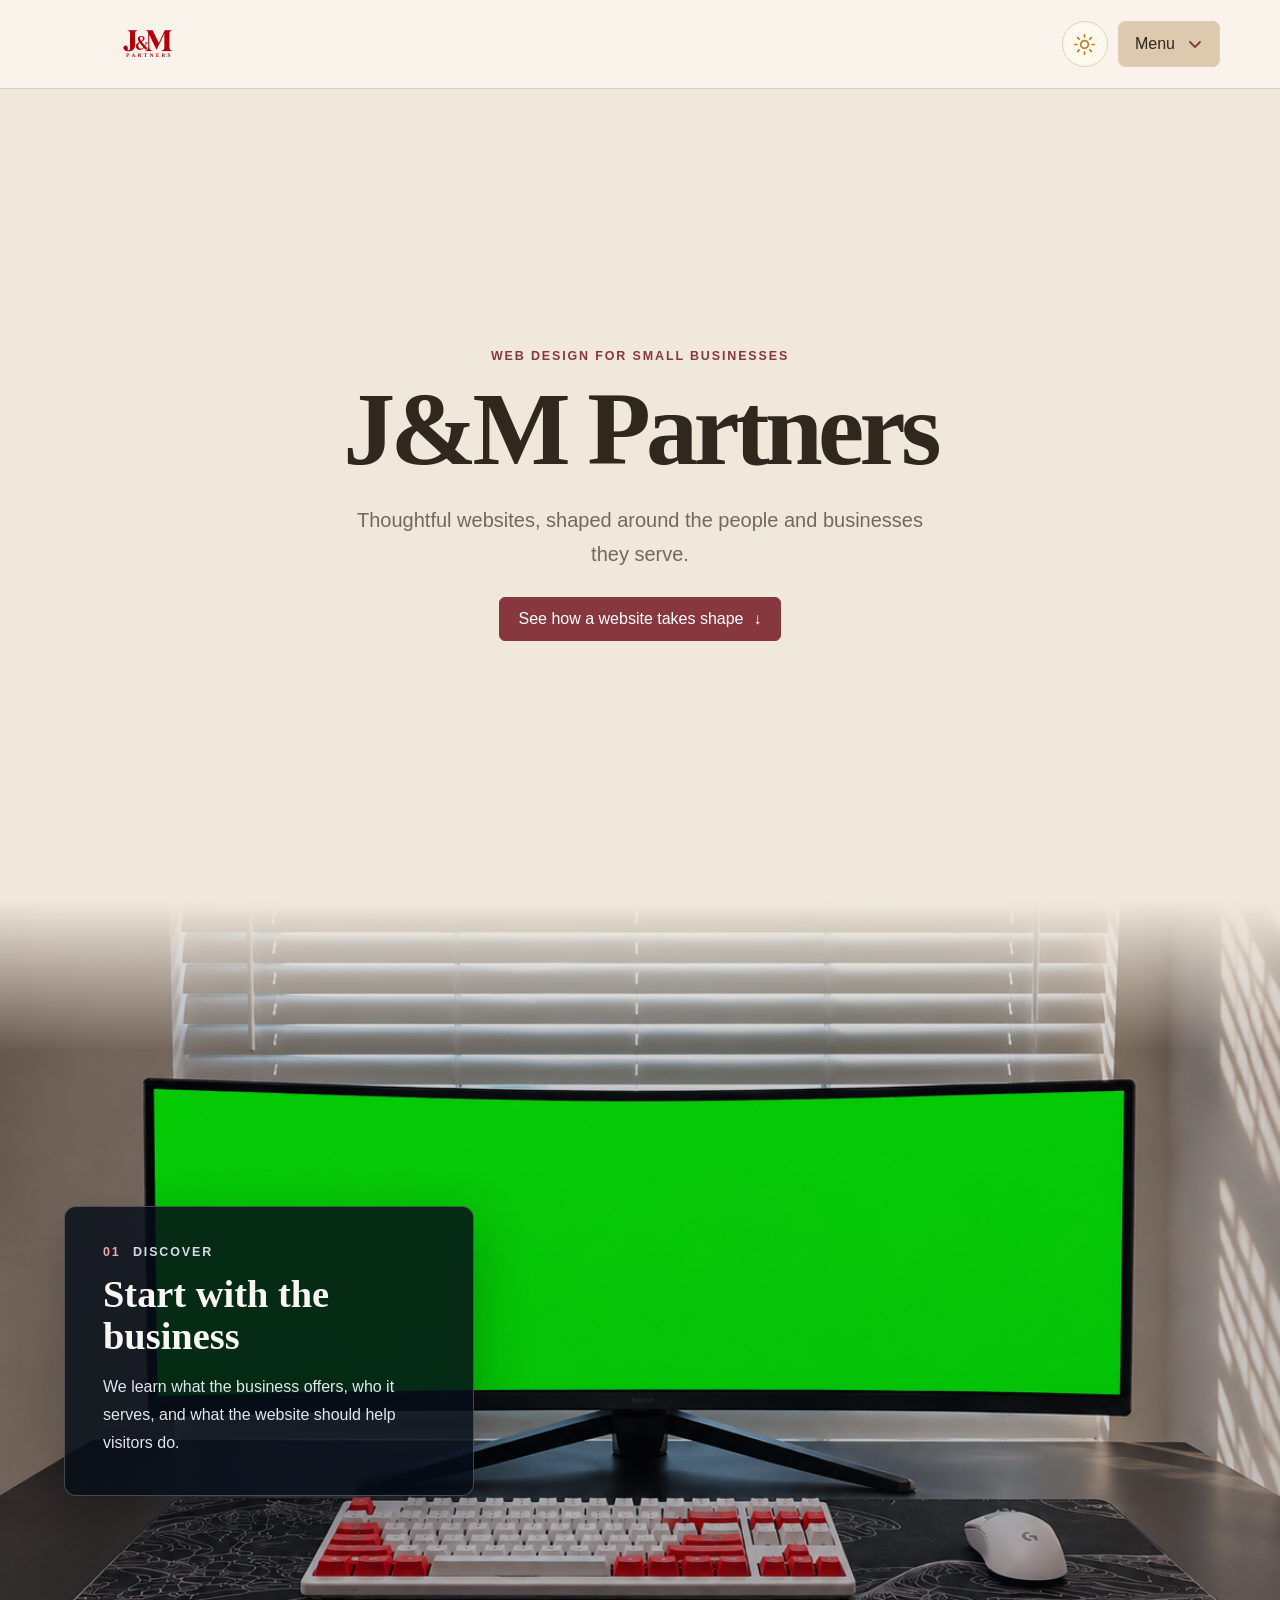
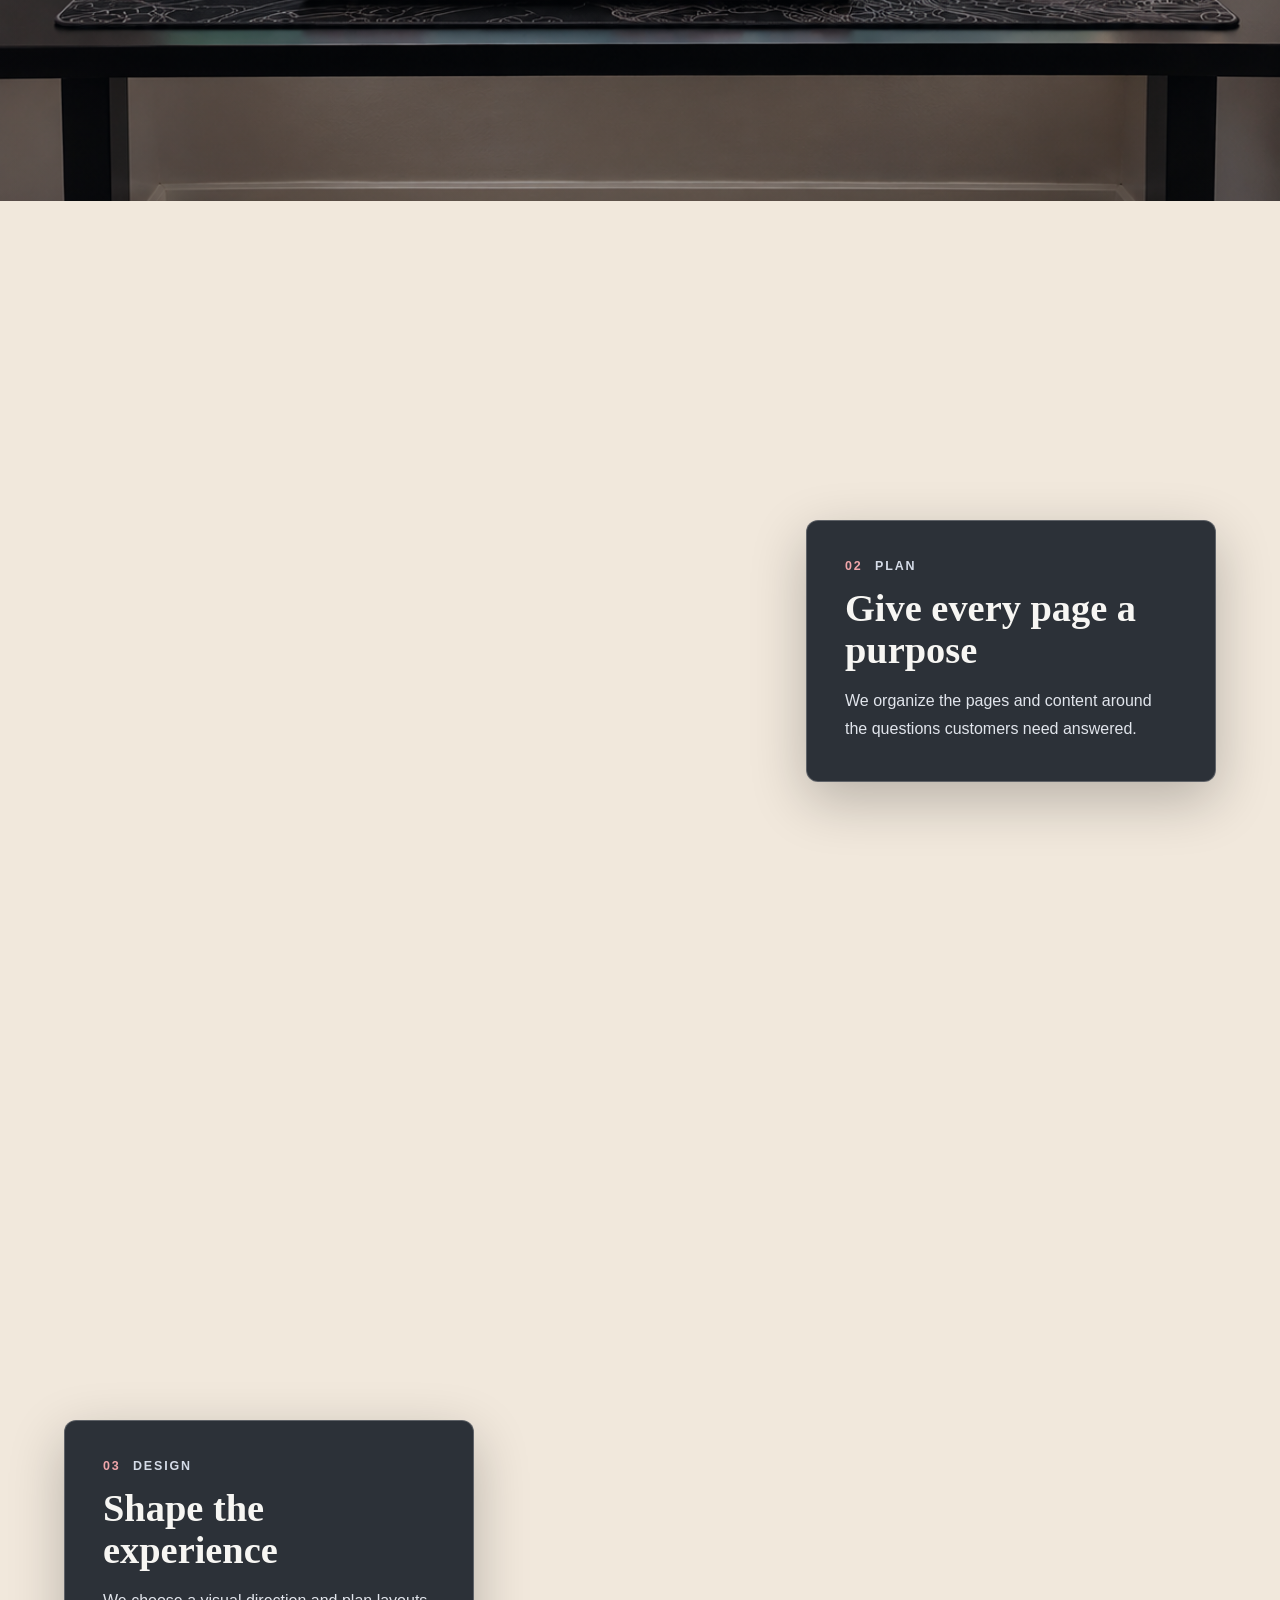
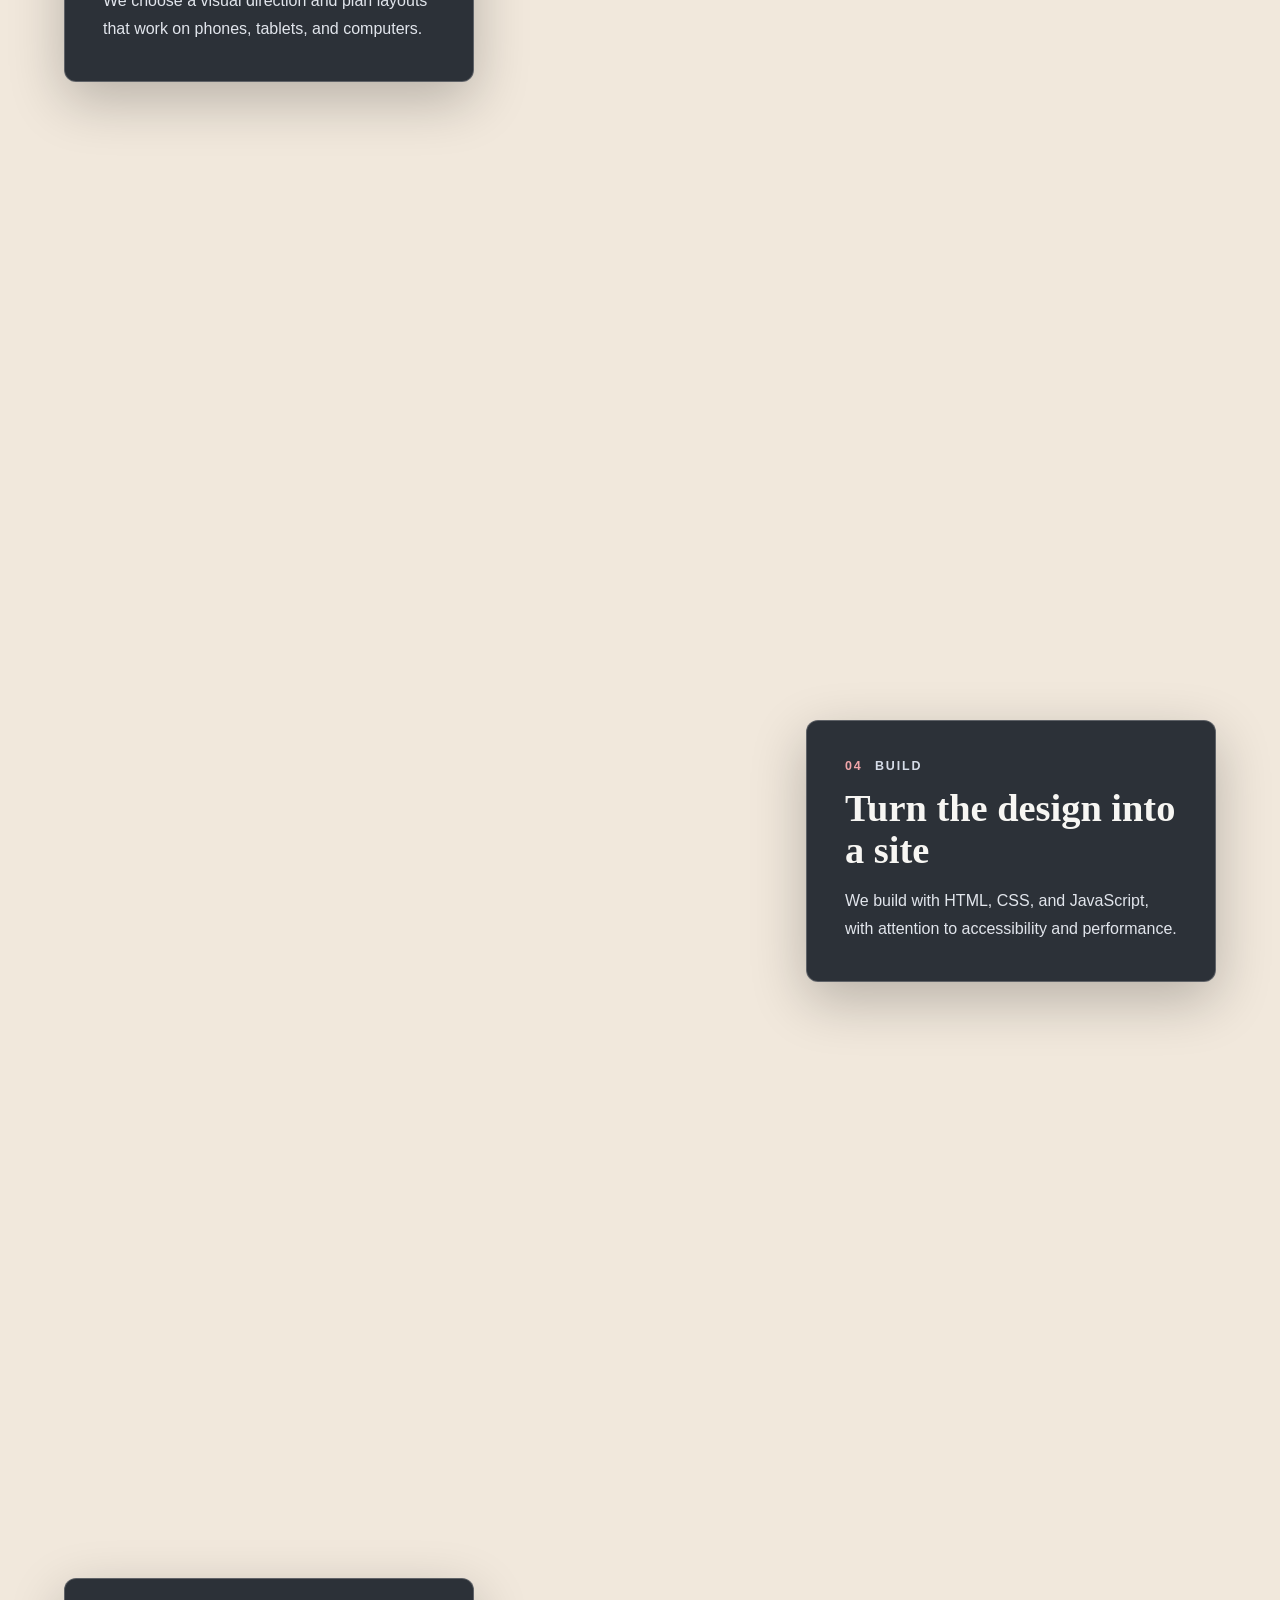
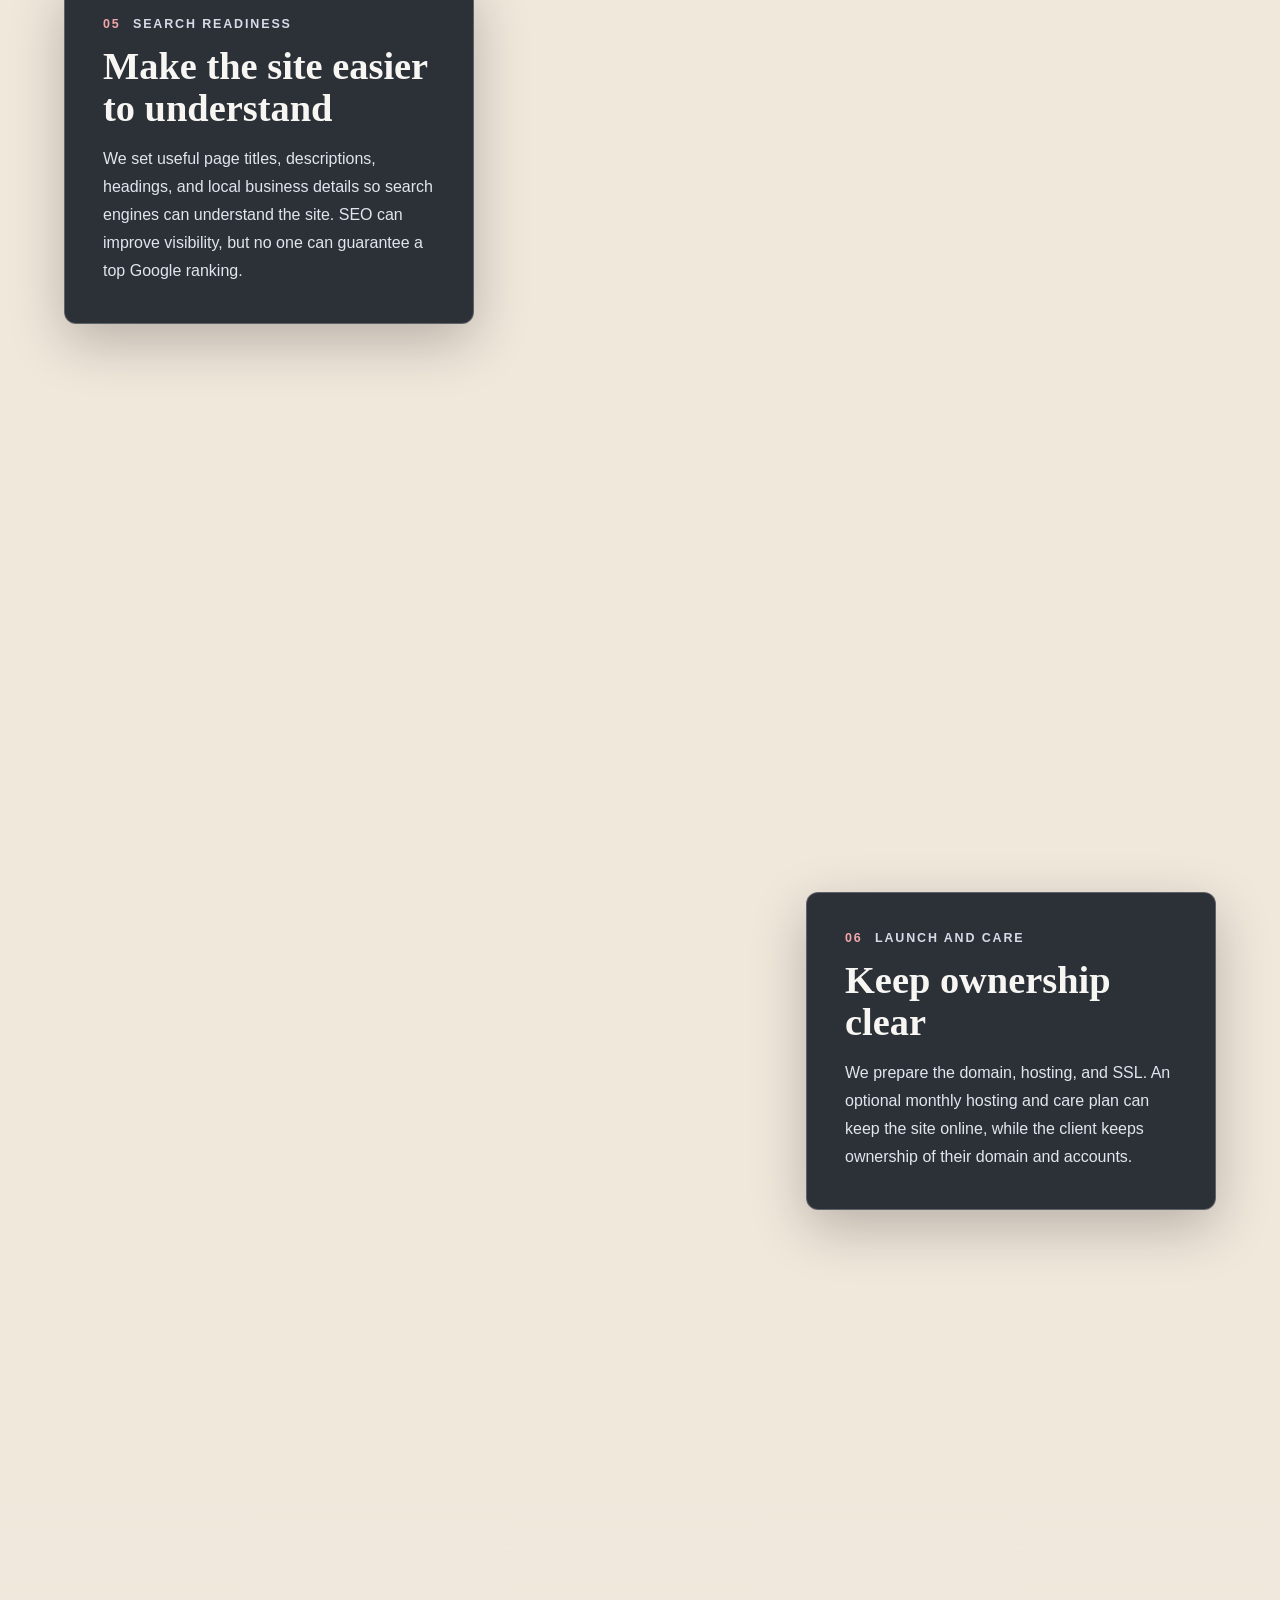
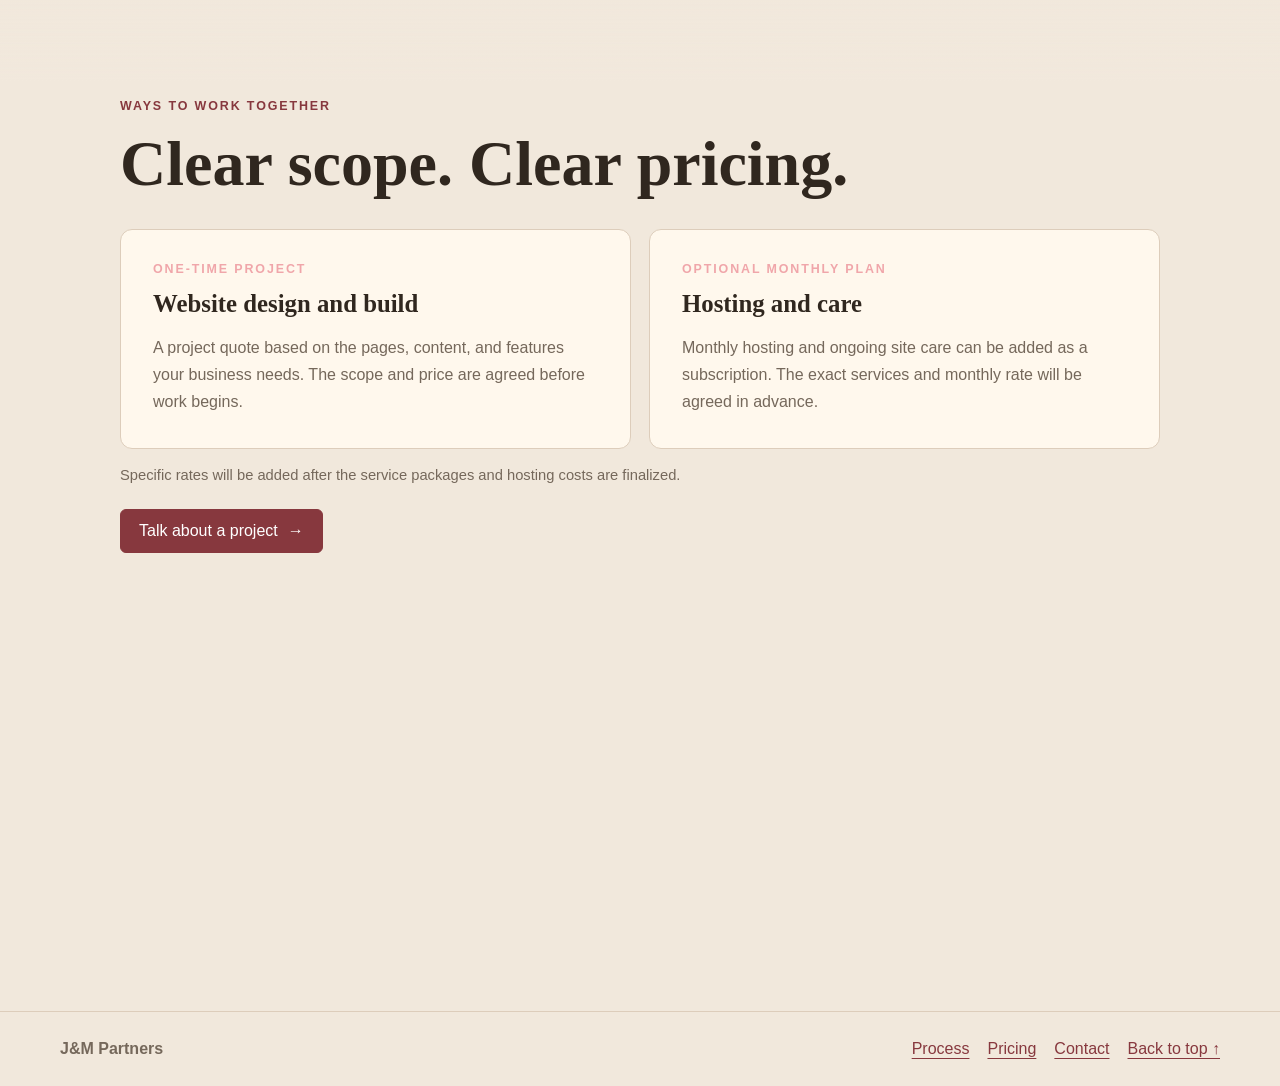
<file: Partners website/index.html>
<!DOCTYPE html>
<html lang="en" data-theme="light">
<head>
  <meta charset="UTF-8" />
  <meta name="viewport" content="width=device-width, initial-scale=1.0" />
  <meta name="description" content="J&M Partners plans and builds thoughtful websites for small businesses, with clear project and hosting options." />
  <meta name="theme-color" content="#f1e8dc" />
  <title>J&amp;M Partners | Small Business Websites</title>
  <link rel="icon" type="image/png" href="image/jm-partners-logo.png" />
  <link rel="stylesheet" href="css/styles.css" />
  <script src="js/main.js" defer></script>
</head>
<body>
  <header class="site-header">
    <a class="brand" href="#top" aria-label="J&M Partners home">
      <img src="image/jm-partners-logo.png" alt="J&M Partners" />
    </a>

    <div class="header-controls">
      <button class="theme-button" id="themeToggle" type="button" aria-label="Switch to dark mode" aria-pressed="false" title="Switch to dark mode">
        <svg class="theme-icon theme-icon--sun" viewBox="0 0 24 24" aria-hidden="true" focusable="false">
          <circle cx="12" cy="12" r="4"></circle>
          <path d="M12 2v2m0 16v2M4.93 4.93l1.42 1.42m11.3 11.3 1.42 1.42M2 12h2m16 0h2M4.93 19.07l1.42-1.42m11.3-11.3 1.42-1.42"></path>
        </svg>
        <svg class="theme-icon theme-icon--moon" viewBox="0 0 24 24" aria-hidden="true" focusable="false">
          <path d="M20.2 15.4A8.7 8.7 0 0 1 8.6 3.8 8.8 8.8 0 1 0 20.2 15.4Z"></path>
        </svg>
        <span class="visually-hidden">Switch color theme</span>
      </button>

      <details class="site-menu">
        <summary class="menu-trigger">
          <span>Menu</span>
          <svg class="menu-chevron" viewBox="0 0 16 16" aria-hidden="true" focusable="false"><path d="m3 6 5 5 5-5"></path></svg>
        </summary>
        <nav class="menu-panel" aria-label="Main menu">
          <a class="menu-link" href="#top">Home</a>
          <a class="menu-link" href="#process">Process</a>
          <a class="menu-link" href="#pricing">Pricing</a>
          <a class="menu-link" href="contact.html">Contact</a>
        </nav>
      </details>
    </div>
  </header>

  <main id="top">
    <section class="opening-panel" aria-labelledby="page-title">
      <div class="opening-copy">
        <p class="eyebrow">Web design for small businesses</p>
        <h1 id="page-title">J&amp;M Partners</h1>
        <p class="opening-lede">Thoughtful websites, shaped around the people and businesses they serve.</p>
        <a class="primary-link" href="#step-discover">See how a website takes shape <span aria-hidden="true">↓</span></a>
      </div>
    </section>

    <section class="desk-story" id="process" aria-label="Our website process">
      <div class="desk-stage" aria-hidden="true"></div>
      <div class="story-content">
        <article class="story-step story-step--left" id="step-discover">
          <div class="story-card">
            <p class="step-label">01 <span>Discover</span></p>
            <h2>Start with the business</h2>
            <p>We learn what the business offers, who it serves, and what the website should help visitors do.</p>
          </div>
        </article>

        <article class="story-step story-step--right">
          <div class="story-card">
            <p class="step-label">02 <span>Plan</span></p>
            <h2>Give every page a purpose</h2>
            <p>We organize the pages and content around the questions customers need answered.</p>
          </div>
        </article>

        <article class="story-step story-step--left">
          <div class="story-card">
            <p class="step-label">03 <span>Design</span></p>
            <h2>Shape the experience</h2>
            <p>We choose a visual direction and plan layouts that work on phones, tablets, and computers.</p>
          </div>
        </article>

        <article class="story-step story-step--right">
          <div class="story-card">
            <p class="step-label">04 <span>Build</span></p>
            <h2>Turn the design into a site</h2>
            <p>We build with HTML, CSS, and JavaScript, with attention to accessibility and performance.</p>
          </div>
        </article>

        <article class="story-step story-step--left">
          <div class="story-card">
            <p class="step-label">05 <span>Search readiness</span></p>
            <h2>Make the site easier to understand</h2>
            <p>We set useful page titles, descriptions, headings, and local business details so search engines can understand the site. SEO can improve visibility, but no one can guarantee a top Google ranking.</p>
          </div>
        </article>

        <article class="story-step story-step--right">
          <div class="story-card">
            <p class="step-label">06 <span>Launch and care</span></p>
            <h2>Keep ownership clear</h2>
            <p>We prepare the domain, hosting, and SSL. An optional monthly hosting and care plan can keep the site online, while the client keeps ownership of their domain and accounts.</p>
          </div>
        </article>

        <section class="pricing-section" id="pricing" aria-labelledby="pricing-title">
          <div class="pricing-inner">
            <p class="eyebrow">Ways to work together</p>
            <h2 id="pricing-title">Clear scope. Clear pricing.</h2>
            <div class="pricing-grid">
              <article class="price-card">
                <p class="step-label">One-time project</p>
                <h3>Website design and build</h3>
                <p>A project quote based on the pages, content, and features your business needs. The scope and price are agreed before work begins.</p>
              </article>
              <article class="price-card">
                <p class="step-label">Optional monthly plan</p>
                <h3>Hosting and care</h3>
                <p>Monthly hosting and ongoing site care can be added as a subscription. The exact services and monthly rate will be agreed in advance.</p>
              </article>
            </div>
            <p class="pricing-note">Specific rates will be added after the service packages and hosting costs are finalized.</p>
            <a class="primary-link" href="contact.html">Talk about a project <span aria-hidden="true">→</span></a>
          
                </div> <!-- end of story-content -->

          
        </section>


        </section>
      </div>
    </section>
  </main>

  <footer class="site-footer">
    <p>J&amp;M Partners</p>
    <nav aria-label="Footer">
      <a href="#process">Process</a>
      <a href="#pricing">Pricing</a>
      <a href="contact.html">Contact</a>
      <a href="#top">Back to top ↑</a>
    </nav>
  </footer>
</body>
</html>
</file>
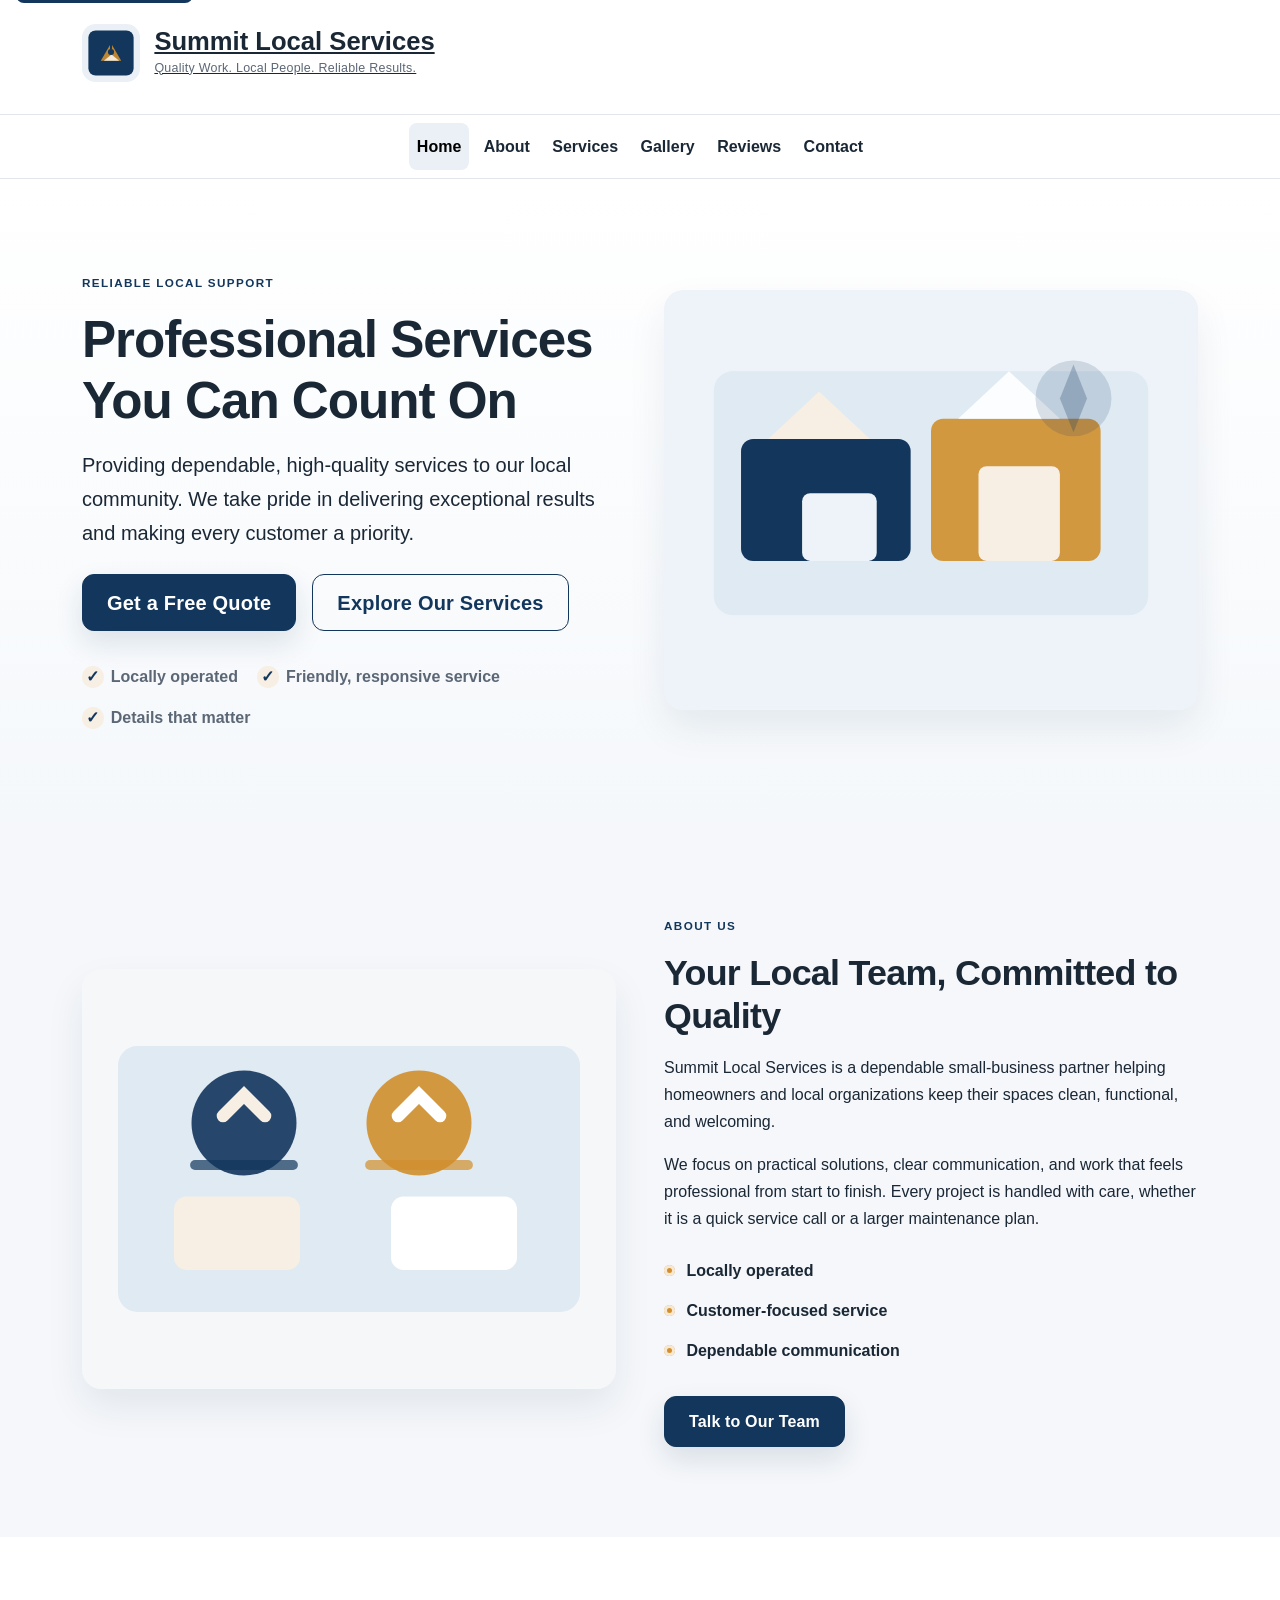
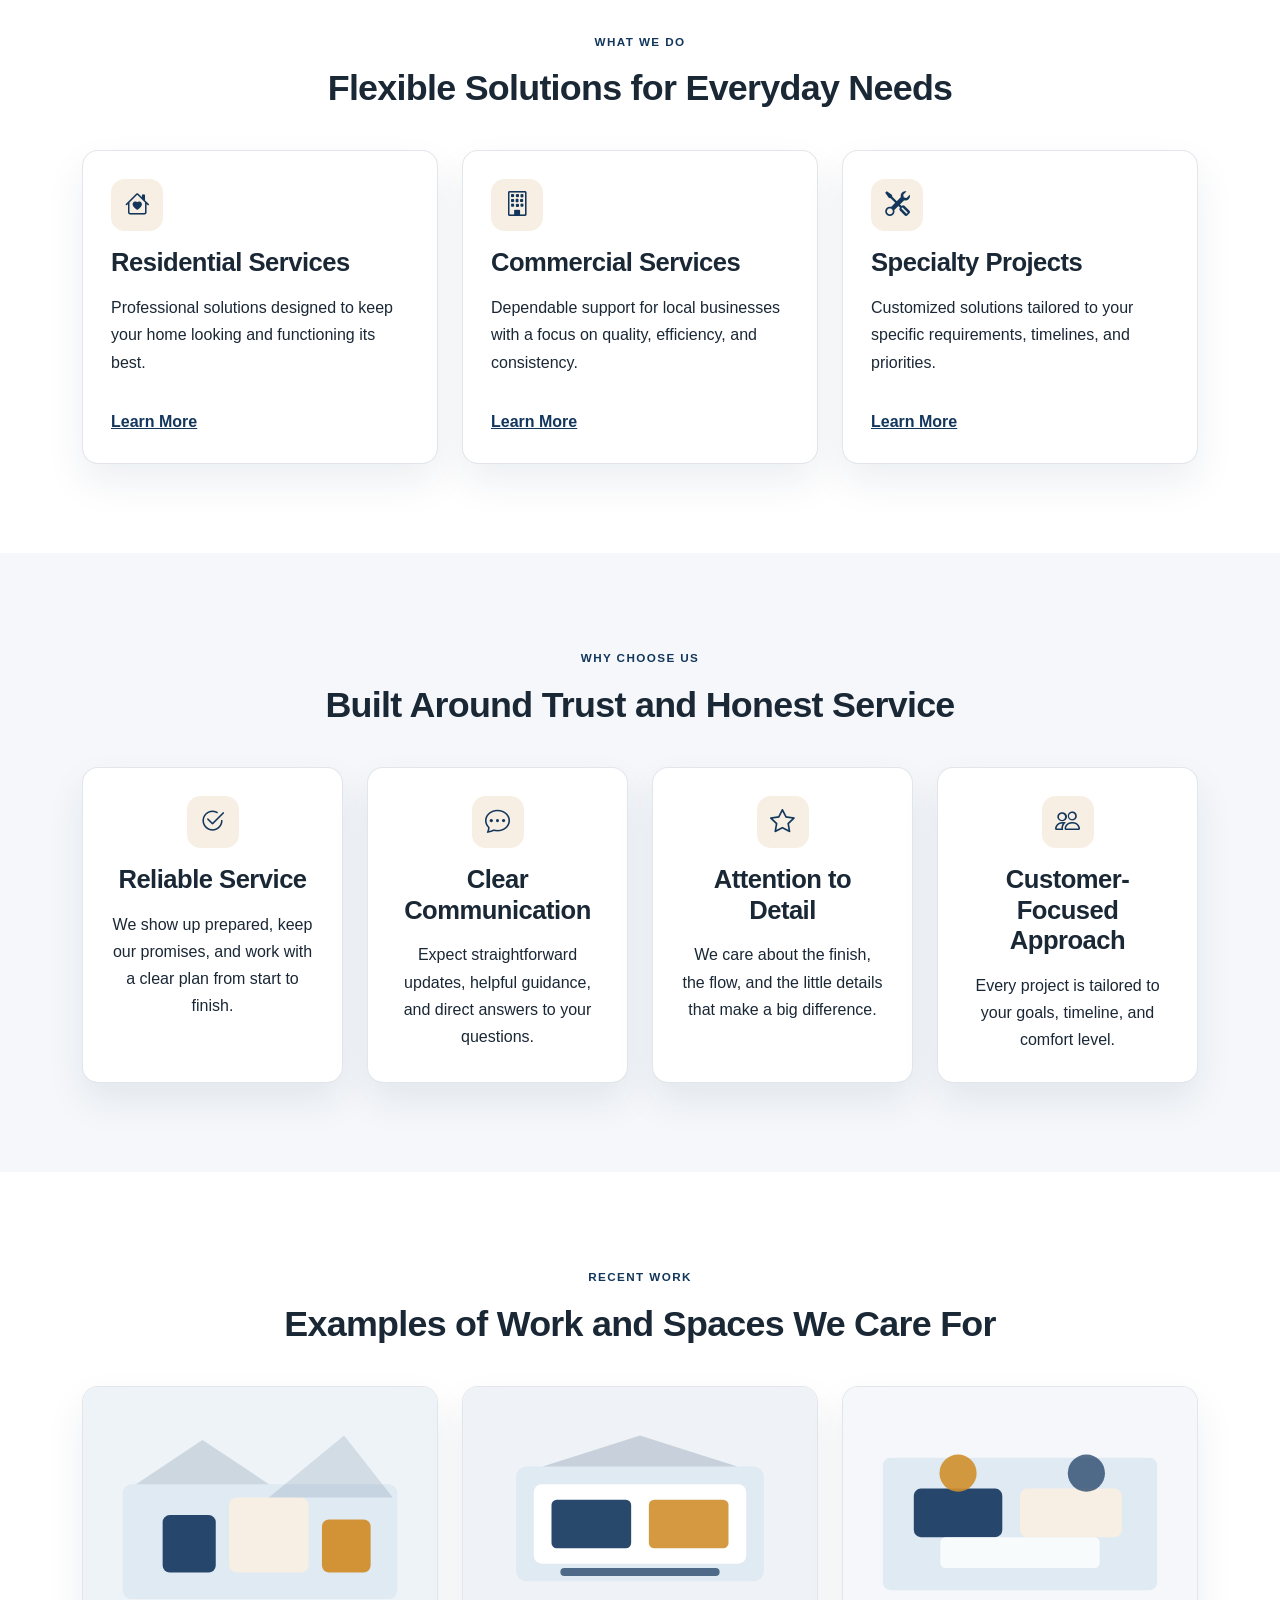
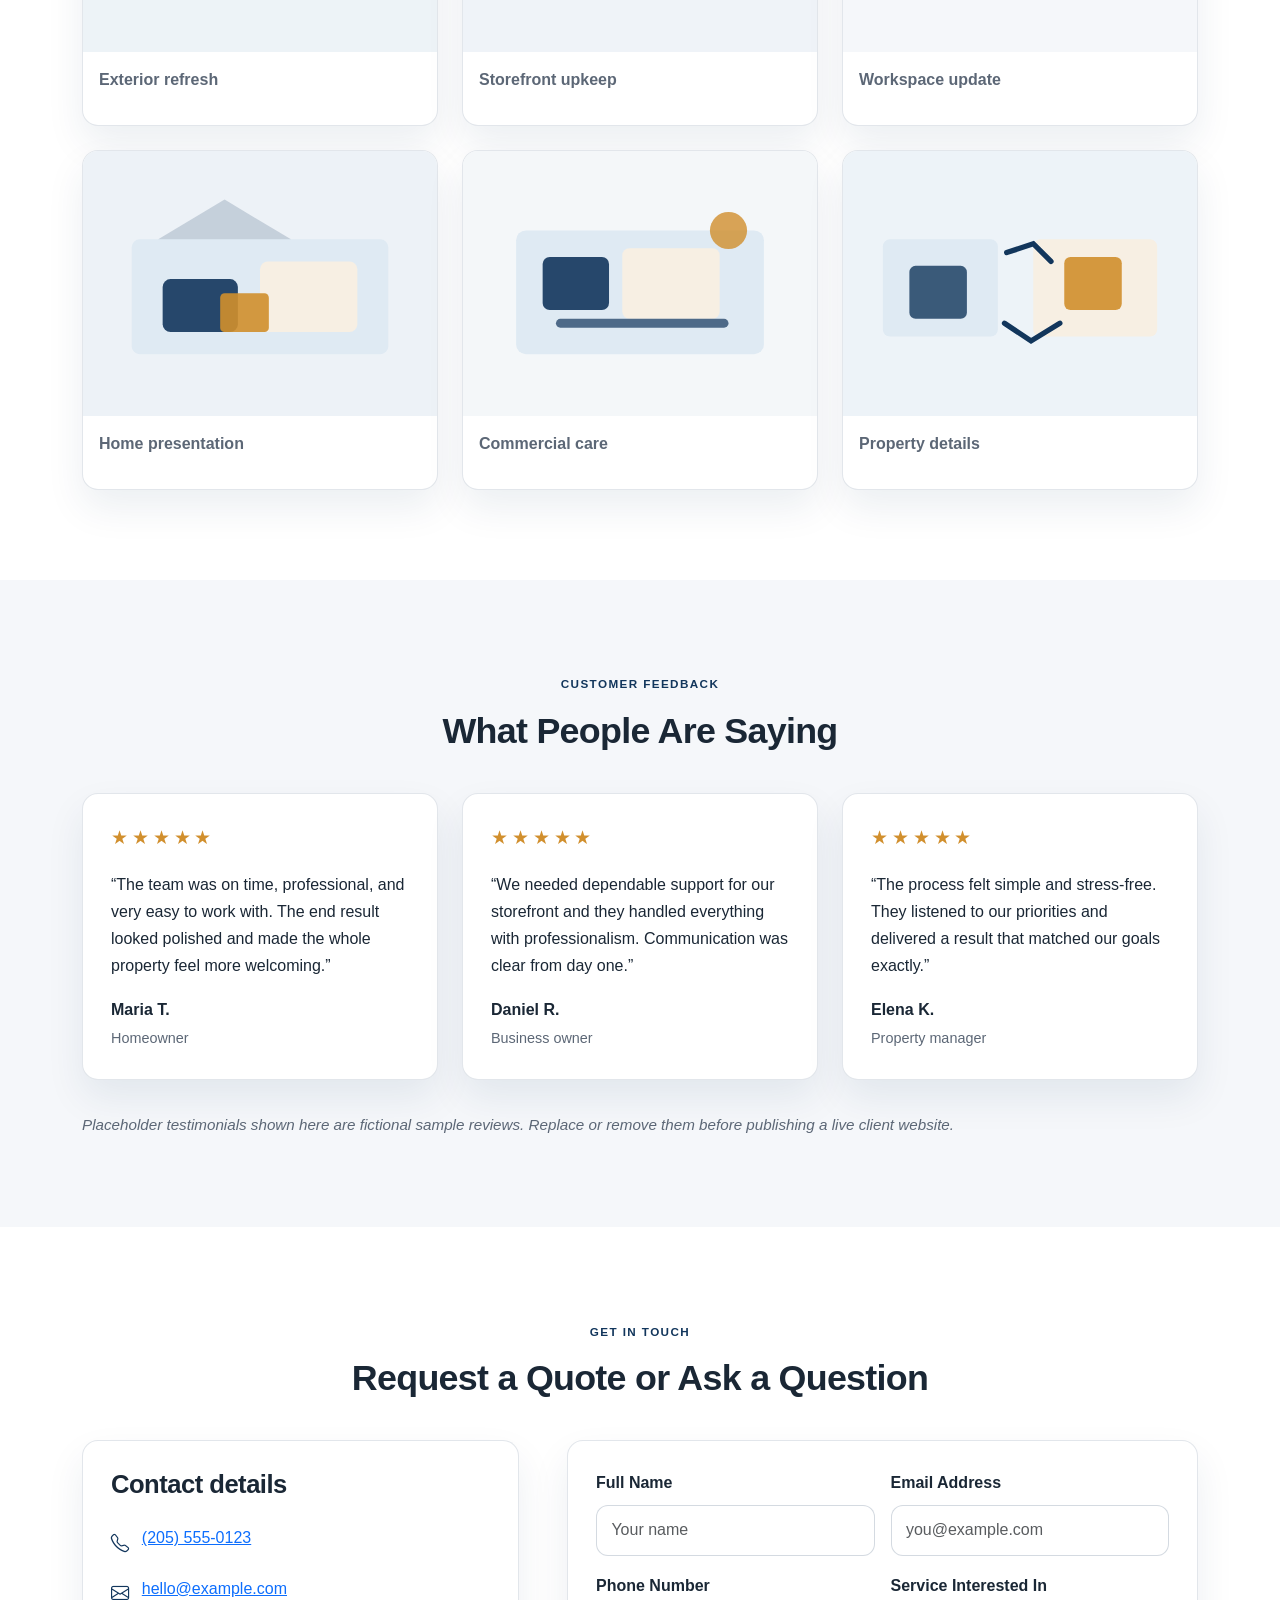
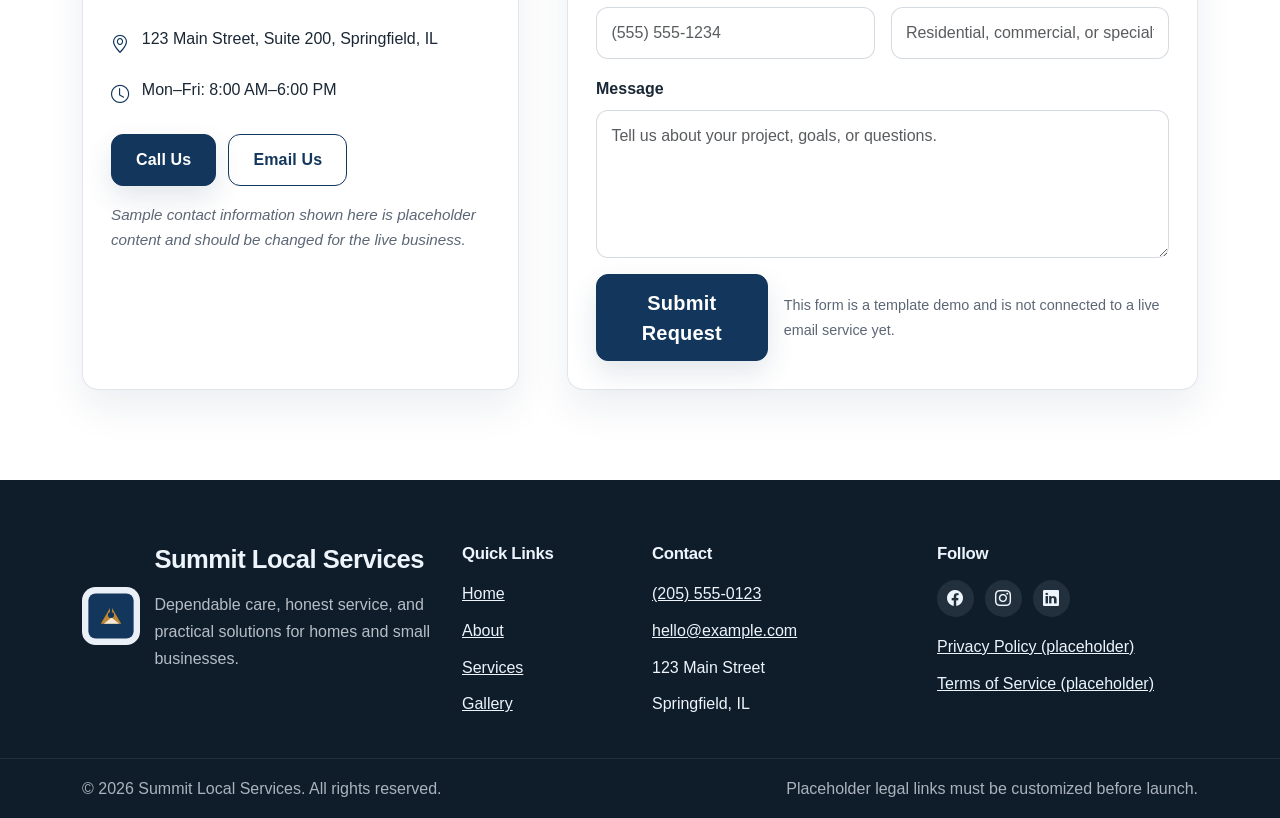
<file: service template/index.html>
<!DOCTYPE html>
<html lang="en">
  <head>
    <meta charset="UTF-8" />
    <meta name="viewport" content="width=device-width, initial-scale=1.0" />
    <meta
      name="description"
      content="Summit Local Services offers dependable local service solutions for homes and businesses. Professional, reliable, and customer-focused support."
    />
    <meta name="theme-color" content="#12365c" />
    <meta property="og:title" content="Summit Local Services" />
    <meta
      property="og:description"
      content="Professional services you can count on. Quality work, local people, reliable results."
    />
    <meta property="og:type" content="website" />
    <title>Summit Local Services | Quality Work. Local People. Reliable Results.</title>
    <link
      rel="preconnect"
      href="https://cdn.jsdelivr.net"
    />
    <link
      rel="stylesheet"
      href="https://cdn.jsdelivr.net/npm/bootstrap@5.3.3/dist/css/bootstrap.min.css"
    />
    <link
      rel="stylesheet"
      href="https://cdn.jsdelivr.net/npm/bootstrap-icons@1.11.3/font/bootstrap-icons.min.css"
    />
    <link rel="stylesheet" href="css/variables.css" />
    <link rel="stylesheet" href="css/styles.css" />
  </head>
  <body>
    <a class="skip-link" href="#main-content">Skip to main content</a>

    <header class="site-header">
      <div class="container py-4">
        <div class="row align-items-center justify-content-center justify-content-md-between g-3">
          <div class="col-auto">
            <a class="brand" href="#home" aria-label="Summit Local Services home">
              <img src="assets/logos/logo-placeholder.svg" alt="Summit Local Services logo" class="brand-logo" />
              <div class="brand-text">
                <span class="brand-name">Summit Local Services</span>
                <span class="brand-tagline">Quality Work. Local People. Reliable Results.</span>
              </div>
            </a>
          </div>
        </div>
      </div>
    </header>

    <nav class="navbar navbar-expand-lg navbar-light sticky-top" aria-label="Main navigation">
      <div class="container">
        <a class="navbar-brand d-lg-none" href="#home">Summit</a>
        <button
          class="navbar-toggler"
          type="button"
          data-bs-toggle="collapse"
          data-bs-target="#primaryNav"
          aria-controls="primaryNav"
          aria-expanded="false"
          aria-label="Toggle navigation"
        >
          <span class="navbar-toggler-icon"></span>
        </button>

        <div class="collapse navbar-collapse" id="primaryNav">
          <ul class="navbar-nav mx-auto">
            <li class="nav-item"><a class="nav-link active" href="#home">Home</a></li>
            <li class="nav-item"><a class="nav-link" href="#about">About</a></li>
            <li class="nav-item"><a class="nav-link" href="#services">Services</a></li>
            <li class="nav-item"><a class="nav-link" href="#gallery">Gallery</a></li>
            <li class="nav-item"><a class="nav-link" href="#reviews">Reviews</a></li>
            <li class="nav-item"><a class="nav-link" href="#contact">Contact</a></li>
          </ul>
        </div>
      </div>
    </nav>

    <main id="main-content">
      <!-- ======================================
           HERO SECTION - START
      ======================================= -->
      <section id="home" class="hero-section section-shell">
        <div class="container">
          <div class="row align-items-center g-5">
            <div class="col-lg-6">
              <p class="eyebrow">Reliable local support</p>
              <h1>Professional Services You Can Count On</h1>
              <p class="lead">
                Providing dependable, high-quality services to our local community. We take pride in delivering exceptional results and making every customer a priority.
              </p>
              <div class="d-flex flex-column flex-sm-row gap-3 mt-4">
                <a class="btn btn-primary btn-lg" href="#contact">Get a Free Quote</a>
                <a class="btn btn-outline-primary btn-lg" href="#services">Explore Our Services</a>
              </div>
              <ul class="hero-highlights" aria-label="Business highlights">
                <li>Locally operated</li>
                <li>Friendly, responsive service</li>
                <li>Details that matter</li>
              </ul>
            </div>

            <div class="col-lg-6">
              <div class="hero-visual">
                <img
                  src="assets/images/hero-placeholder.svg"
                  alt="Illustration representing a professional service business"
                  class="img-fluid"
                />
              </div>
            </div>
          </div>
        </div>
      </section>
      <!-- ======================================
           HERO SECTION - END
      ======================================= -->

      <!-- ======================================
           ABOUT SECTION - START
      ======================================= -->
      <section id="about" class="about-section section-shell alt-bg">
        <div class="container">
          <div class="row align-items-center g-5">
            <div class="col-lg-6">
              <div class="image-frame">
                <img
                  src="assets/images/about-placeholder.svg"
                  alt="Team of professionals discussing a service project"
                  class="img-fluid"
                />
              </div>
            </div>

            <div class="col-lg-6">
              <p class="eyebrow">About us</p>
              <h2>Your Local Team, Committed to Quality</h2>
              <p>
                Summit Local Services is a dependable small-business partner helping homeowners and local organizations keep their spaces clean, functional, and welcoming.
              </p>
              <p>
                We focus on practical solutions, clear communication, and work that feels professional from start to finish. Every project is handled with care, whether it is a quick service call or a larger maintenance plan.
              </p>

              <ul class="feature-list">
                <li>Locally operated</li>
                <li>Customer-focused service</li>
                <li>Dependable communication</li>
              </ul>

              <a class="btn btn-primary" href="#contact">Talk to Our Team</a>
            </div>
          </div>
        </div>
      </section>
      <!-- ======================================
           ABOUT SECTION - END
      ======================================= -->

      <!-- ======================================
           SERVICES SECTION - START
      ======================================= -->
      <section id="services" class="services-section section-shell">
        <div class="container">
          <div class="section-header text-center">
            <p class="eyebrow">What we do</p>
            <h2>Flexible Solutions for Everyday Needs</h2>
          </div>

          <div class="row g-4">
            <div class="col-md-6 col-xl-4">
              <article class="service-card h-100">
                <div class="service-icon">
                  <i class="bi bi-house-heart"></i>
                </div>
                <h3>Residential Services</h3>
                <p>
                  Professional solutions designed to keep your home looking and functioning its best.
                </p>
                <a href="#contact">Learn More</a>
              </article>
            </div>

            <div class="col-md-6 col-xl-4">
              <article class="service-card h-100">
                <div class="service-icon">
                  <i class="bi bi-building"></i>
                </div>
                <h3>Commercial Services</h3>
                <p>
                  Dependable support for local businesses with a focus on quality, efficiency, and consistency.
                </p>
                <a href="#contact">Learn More</a>
              </article>
            </div>

            <div class="col-md-6 col-xl-4">
              <article class="service-card h-100">
                <div class="service-icon">
                  <i class="bi bi-tools"></i>
                </div>
                <h3>Specialty Projects</h3>
                <p>
                  Customized solutions tailored to your specific requirements, timelines, and priorities.
                </p>
                <a href="#contact">Learn More</a>
              </article>
            </div>
          </div>
        </div>
      </section>
      <!-- ======================================
           SERVICES SECTION - END
      ======================================= -->

      <!-- ======================================
           WHY US SECTION - START
      ======================================= -->
      <section id="why-us" class="why-section section-shell alt-bg">
        <div class="container">
          <div class="section-header text-center">
            <p class="eyebrow">Why choose us</p>
            <h2>Built Around Trust and Honest Service</h2>
          </div>

          <div class="row g-4">
            <div class="col-md-6 col-lg-3">
              <div class="feature-item h-100">
                <div class="feature-icon"><i class="bi bi-check2-circle"></i></div>
                <h3>Reliable Service</h3>
                <p>We show up prepared, keep our promises, and work with a clear plan from start to finish.</p>
              </div>
            </div>

            <div class="col-md-6 col-lg-3">
              <div class="feature-item h-100">
                <div class="feature-icon"><i class="bi bi-chat-dots"></i></div>
                <h3>Clear Communication</h3>
                <p>Expect straightforward updates, helpful guidance, and direct answers to your questions.</p>
              </div>
            </div>

            <div class="col-md-6 col-lg-3">
              <div class="feature-item h-100">
                <div class="feature-icon"><i class="bi bi-star"></i></div>
                <h3>Attention to Detail</h3>
                <p>We care about the finish, the flow, and the little details that make a big difference.</p>
              </div>
            </div>

            <div class="col-md-6 col-lg-3">
              <div class="feature-item h-100">
                <div class="feature-icon"><i class="bi bi-people"></i></div>
                <h3>Customer-Focused Approach</h3>
                <p>Every project is tailored to your goals, timeline, and comfort level.</p>
              </div>
            </div>
          </div>
        </div>
      </section>
      <!-- ======================================
           WHY US SECTION - END
      ======================================= -->

      <!-- ======================================
           GALLERY SECTION - START
      ======================================= -->
      <section id="gallery" class="gallery-section section-shell">
        <div class="container">
          <div class="section-header text-center">
            <p class="eyebrow">Recent work</p>
            <h2>Examples of Work and Spaces We Care For</h2>
          </div>

          <div class="row g-4 gallery-grid">
            <div class="col-sm-6 col-lg-4">
              <figure class="gallery-item">
                <img src="assets/images/gallery-1.svg" alt="Exterior renovation project" loading="lazy" />
                <figcaption>Exterior refresh</figcaption>
              </figure>
            </div>
            <div class="col-sm-6 col-lg-4">
              <figure class="gallery-item">
                <img src="assets/images/gallery-2.svg" alt="Clean and maintained storefront" loading="lazy" />
                <figcaption>Storefront upkeep</figcaption>
              </figure>
            </div>
            <div class="col-sm-6 col-lg-4">
              <figure class="gallery-item">
                <img src="assets/images/gallery-3.svg" alt="Professional workspace improvement" loading="lazy" />
                <figcaption>Workspace update</figcaption>
              </figure>
            </div>
            <div class="col-sm-6 col-lg-4">
              <figure class="gallery-item">
                <img src="assets/images/gallery-4.svg" alt="Refreshed home exterior" loading="lazy" />
                <figcaption>Home presentation</figcaption>
              </figure>
            </div>
            <div class="col-sm-6 col-lg-4">
              <figure class="gallery-item">
                <img src="assets/images/gallery-5.svg" alt="Commercial service area" loading="lazy" />
                <figcaption>Commercial care</figcaption>
              </figure>
            </div>
            <div class="col-sm-6 col-lg-4">
              <figure class="gallery-item">
                <img src="assets/images/gallery-6.svg" alt="Detailed property before and after style presentation" loading="lazy" />
                <figcaption>Property details</figcaption>
              </figure>
            </div>
          </div>
        </div>
      </section>
      <!-- ======================================
           GALLERY SECTION - END
      ======================================= -->

      <!-- ======================================
           REVIEWS SECTION - START
      ======================================= -->
      <section id="reviews" class="reviews-section section-shell alt-bg">
        <div class="container">
          <div class="section-header text-center">
            <p class="eyebrow">Customer feedback</p>
            <h2>What People Are Saying</h2>
          </div>

          <div class="row g-4">
            <div class="col-lg-4">
              <article class="review-card h-100">
                <div class="review-stars" aria-label="Five out of five stars">★★★★★</div>
                <p>
                  “The team was on time, professional, and very easy to work with. The end result looked polished and made the whole property feel more welcoming.”
                </p>
                <div class="review-author">
                  <strong>Maria T.</strong>
                  <span>Homeowner</span>
                </div>
              </article>
            </div>

            <div class="col-lg-4">
              <article class="review-card h-100">
                <div class="review-stars" aria-label="Five out of five stars">★★★★★</div>
                <p>
                  “We needed dependable support for our storefront and they handled everything with professionalism. Communication was clear from day one.”
                </p>
                <div class="review-author">
                  <strong>Daniel R.</strong>
                  <span>Business owner</span>
                </div>
              </article>
            </div>

            <div class="col-lg-4">
              <article class="review-card h-100">
                <div class="review-stars" aria-label="Five out of five stars">★★★★★</div>
                <p>
                  “The process felt simple and stress-free. They listened to our priorities and delivered a result that matched our goals exactly.”
                </p>
                <div class="review-author">
                  <strong>Elena K.</strong>
                  <span>Property manager</span>
                </div>
              </article>
            </div>
          </div>

          <p class="placeholder-note">
            Placeholder testimonials shown here are fictional sample reviews. Replace or remove them before publishing a live client website.
          </p>
        </div>
      </section>
      <!-- ======================================
           REVIEWS SECTION - END
      ======================================= -->

      <!-- ======================================
           CONTACT SECTION - START
      ======================================= -->
      <section id="contact" class="contact-section section-shell">
        <div class="container">
          <div class="section-header text-center">
            <p class="eyebrow">Get in touch</p>
            <h2>Request a Quote or Ask a Question</h2>
          </div>

          <div class="row g-5">
            <div class="col-lg-5">
              <div class="contact-card h-100">
                <h3>Contact details</h3>
                <ul class="contact-list">
                  <li><i class="bi bi-telephone"></i><a href="tel:+12055550123">(205) 555-0123</a></li>
                  <li><i class="bi bi-envelope"></i><a href="mailto:hello@example.com">hello@example.com</a></li>
                  <li><i class="bi bi-geo-alt"></i>123 Main Street, Suite 200, Springfield, IL</li>
                  <li><i class="bi bi-clock"></i>Mon–Fri: 8:00 AM–6:00 PM</li>
                </ul>

                <div class="contact-cta">
                  <a href="tel:+12055550123" class="btn btn-primary">Call Us</a>
                  <a href="mailto:hello@example.com" class="btn btn-outline-primary">Email Us</a>
                </div>

                <p class="placeholder-note small-gap">
                  Sample contact information shown here is placeholder content and should be changed for the live business.
                </p>
              </div>
            </div>

            <div class="col-lg-7">
              <form class="contact-form" action="#" method="post">
                <div class="row g-3">
                  <div class="col-md-6">
                    <label for="full-name" class="form-label">Full Name</label>
                    <input id="full-name" name="fullName" type="text" class="form-control" placeholder="Your name" autocomplete="name" required />
                  </div>

                  <div class="col-md-6">
                    <label for="email" class="form-label">Email Address</label>
                    <input id="email" name="emailAddress" type="email" class="form-control" placeholder="you@example.com" autocomplete="email" required />
                  </div>

                  <div class="col-md-6">
                    <label for="phone" class="form-label">Phone Number</label>
                    <input id="phone" name="phoneNumber" type="tel" class="form-control" placeholder="(555) 555-1234" autocomplete="tel" />
                  </div>

                  <div class="col-md-6">
                    <label for="service" class="form-label">Service Interested In</label>
                    <input id="service" name="serviceInterestedIn" type="text" class="form-control" placeholder="Residential, commercial, or specialty project" autocomplete="organization-title" />
                  </div>

                  <div class="col-12">
                    <label for="message" class="form-label">Message</label>
                    <textarea id="message" name="message" class="form-control" rows="5" placeholder="Tell us about your project, goals, or questions." required></textarea>
                  </div>

                  <div class="col-12 d-flex flex-column flex-sm-row justify-content-between align-items-sm-center gap-3">
                    <button type="submit" class="btn btn-primary btn-lg">Submit Request</button>
                    <p class="form-status" id="form-status" aria-live="polite">
                      This form is a template demo and is not connected to a live email service yet.
                    </p>
                  </div>
                </div>
              </form>
            </div>
          </div>
        </div>
      </section>
      <!-- ======================================
           CONTACT SECTION - END
      ======================================= -->
    </main>

    <footer class="site-footer">
      <div class="container">
        <div class="row g-4">
          <div class="col-lg-4">
            <div class="footer-brand">
              <img src="assets/logos/logo-placeholder.svg" alt="Summit Local Services logo" class="footer-logo" />
              <div>
                <h3>Summit Local Services</h3>
                <p>Dependable care, honest service, and practical solutions for homes and small businesses.</p>
              </div>
            </div>
          </div>

          <div class="col-sm-6 col-lg-2">
            <h4>Quick Links</h4>
            <ul class="footer-links">
              <li><a href="#home">Home</a></li>
              <li><a href="#about">About</a></li>
              <li><a href="#services">Services</a></li>
              <li><a href="#gallery">Gallery</a></li>
            </ul>
          </div>

          <div class="col-sm-6 col-lg-3">
            <h4>Contact</h4>
            <ul class="footer-links">
              <li><a href="tel:+12055550123">(205) 555-0123</a></li>
              <li><a href="mailto:hello@example.com">hello@example.com</a></li>
              <li>123 Main Street</li>
              <li>Springfield, IL</li>
            </ul>
          </div>

          <div class="col-lg-3">
            <h4>Follow</h4>
            <div class="social-links" aria-label="Social media links placeholder">
              <a href="#" aria-label="Facebook placeholder"><i class="bi bi-facebook"></i></a>
              <a href="#" aria-label="Instagram placeholder"><i class="bi bi-instagram"></i></a>
              <a href="#" aria-label="LinkedIn placeholder"><i class="bi bi-linkedin"></i></a>
            </div>
            <ul class="footer-links legal-links">
              <li><a href="#">Privacy Policy (placeholder)</a></li>
              <li><a href="#">Terms of Service (placeholder)</a></li>
            </ul>
          </div>
        </div>
      </div>

      <div class="footer-bottom">
        <div class="container d-flex flex-column flex-md-row justify-content-between align-items-center gap-2">
          <p>© <span id="current-year">2026</span> Summit Local Services. All rights reserved.</p>
          <p class="mb-0">Placeholder legal links must be customized before launch.</p>
        </div>
      </div>
    </footer>

    <a class="btn btn-primary back-to-top" href="#home" aria-label="Back to top">Top</a>

    <script src="https://cdn.jsdelivr.net/npm/bootstrap@5.3.3/dist/js/bootstrap.bundle.min.js"></script>
    <script src="js/config.js"></script>
    <script src="js/main.js"></script>
  </body>
</html>
</file>
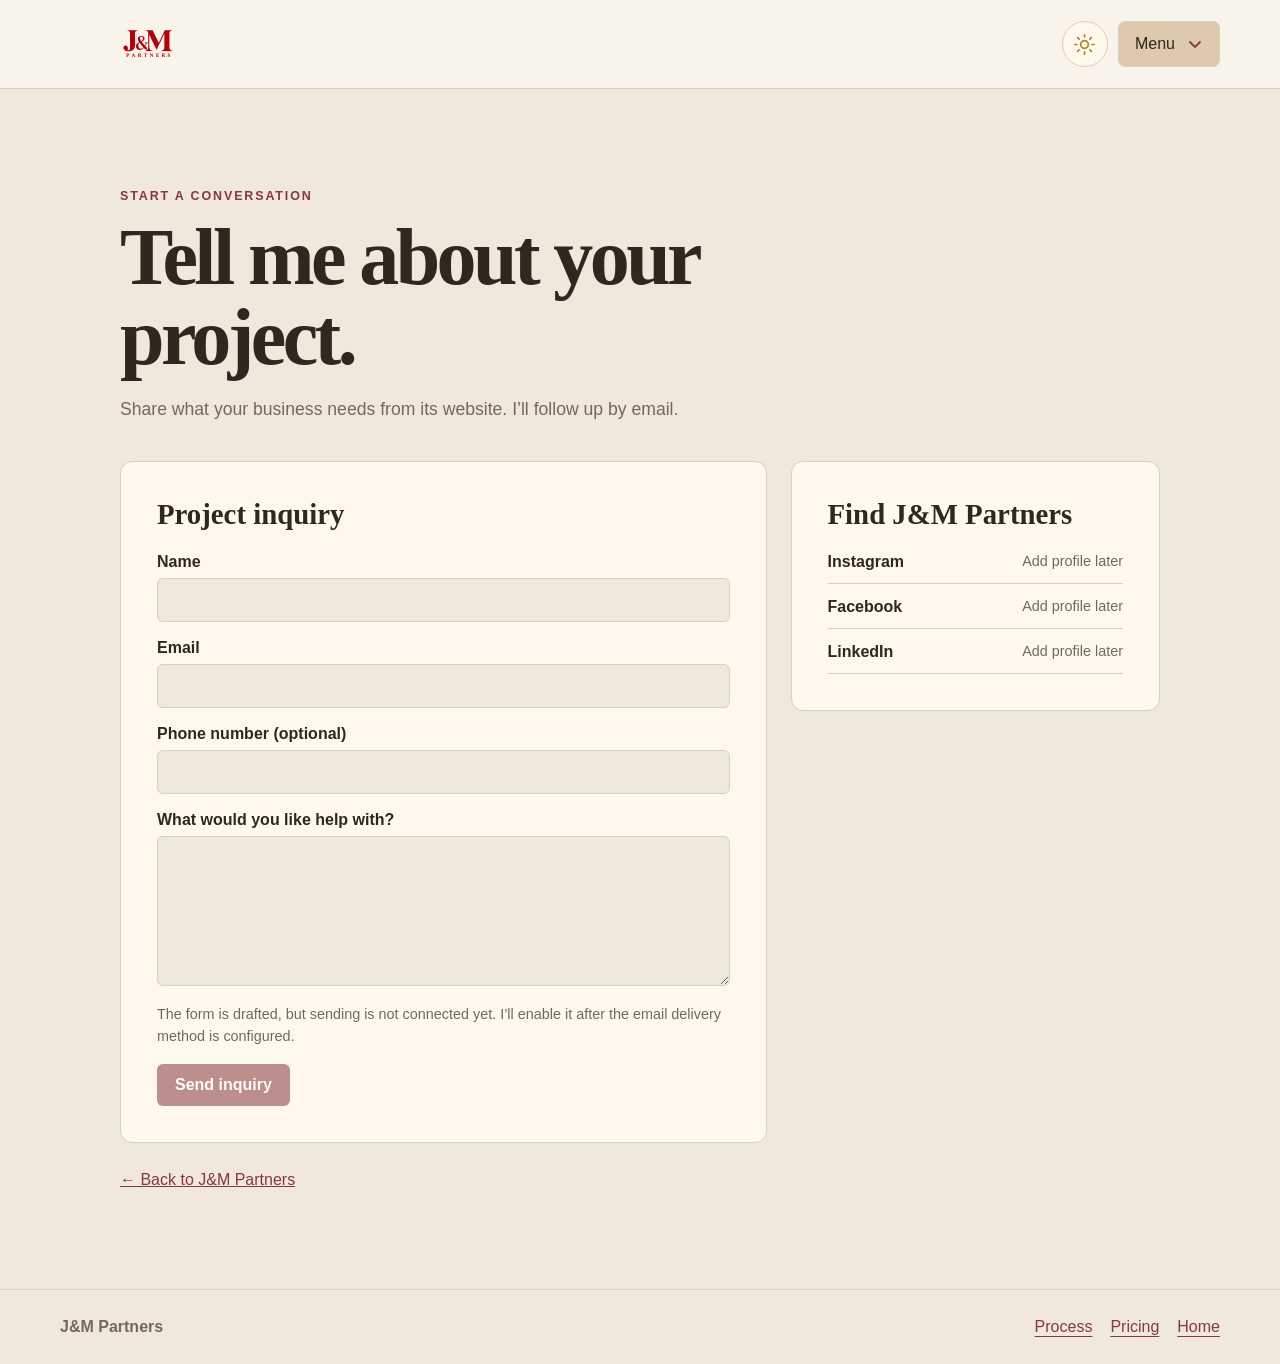
<file: Partners website/contact.html>
<!DOCTYPE html>
<html lang="en" data-theme="light">
<head>
  <meta charset="UTF-8" />
  <meta name="viewport" content="width=device-width, initial-scale=1.0" />
  <meta name="description" content="Contact J&M Partners about a website project for your business." />
  <meta name="theme-color" content="#f1e8dc" />
  <title>Contact J&amp;M Partners</title>
  <link rel="icon" type="image/png" href="image/jm-partners-logo.png" />
  <link rel="stylesheet" href="css/styles.css" />
  <script src="js/main.js" defer></script>
</head>
<body>
  <header class="site-header">
    <a class="brand" href="index.html" aria-label="J&M Partners home"><img src="image/jm-partners-logo.png" alt="J&M Partners" /></a>

    <div class="header-controls">
      <button class="theme-button" id="themeToggle" type="button" aria-label="Switch to dark mode" aria-pressed="false" title="Switch to dark mode">
        <svg class="theme-icon theme-icon--sun" viewBox="0 0 24 24" aria-hidden="true" focusable="false">
          <circle cx="12" cy="12" r="4"></circle>
          <path d="M12 2v2m0 16v2M4.93 4.93l1.42 1.42m11.3 11.3 1.42 1.42M2 12h2m16 0h2M4.93 19.07l1.42-1.42m11.3-11.3 1.42-1.42"></path>
        </svg>
        <svg class="theme-icon theme-icon--moon" viewBox="0 0 24 24" aria-hidden="true" focusable="false">
          <path d="M20.2 15.4A8.7 8.7 0 0 1 8.6 3.8 8.8 8.8 0 1 0 20.2 15.4Z"></path>
        </svg>
        <span class="visually-hidden">Switch color theme</span>
      </button>

      <details class="site-menu">
        <summary class="menu-trigger">
          <span>Menu</span>
          <svg class="menu-chevron" viewBox="0 0 16 16" aria-hidden="true" focusable="false"><path d="m3 6 5 5 5-5"></path></svg>
        </summary>
        <nav class="menu-panel" aria-label="Main menu">
          <a class="menu-link" href="index.html">Home</a>
          <a class="menu-link" href="index.html#process">Process</a>
          <a class="menu-link" href="index.html#pricing">Pricing</a>
          <a class="menu-link" href="#top">Contact</a>
        </nav>
      </details>
    </div>
  </header>

  <main class="contact-main" id="top">
    <div class="contact-heading">
      <p class="eyebrow">Start a conversation</p>
      <h1>Tell me about your project.</h1>
      <p>Share what your business needs from its website. I’ll follow up by email.</p>
    </div>

    <div class="contact-grid">
      <section class="contact-card" aria-labelledby="inquiry-title">
        <h2 id="inquiry-title">Project inquiry</h2>
        <form class="contact-form">
          <label class="contact-field" for="name">Name <input id="name" name="name" autocomplete="name" required /></label>
          <label class="contact-field" for="email">Email <input id="email" name="email" type="email" autocomplete="email" required /></label>
          <label class="contact-field" for="phone">Phone number (optional) <input id="phone" name="phone" type="tel" autocomplete="tel" /></label>
          <label class="contact-field" for="project">What would you like help with? <textarea id="project" name="project" required></textarea></label>
          <p class="form-note">The form is drafted, but sending is not connected yet. I’ll enable it after the email delivery method is configured.</p>
          <button class="submit-button" type="submit" disabled>Send inquiry</button>
        </form>
      </section>

      <aside class="social-card" aria-labelledby="social-title">
        <h2 id="social-title">Find J&amp;M Partners</h2>
        <ul class="social-list">
          <li><strong>Instagram</strong><span>Add profile later</span></li>
          <li><strong>Facebook</strong><span>Add profile later</span></li>
          <li><strong>LinkedIn</strong><span>Add profile later</span></li>
        </ul>
      </aside>
    </div>

    <a class="contact-back" href="index.html">← Back to J&amp;M Partners</a>
  </main>

  <footer class="site-footer">
    <p>J&amp;M Partners</p>
    <nav aria-label="Footer"><a href="index.html#process">Process</a><a href="index.html#pricing">Pricing</a><a href="index.html">Home</a></nav>
  </footer>
</body>
</html>
</file>
<file: Partners website/css/styles.css>
@property --page { syntax: "<color>"; inherits: true; initial-value: #f1e8dc; }
@property --surface { syntax: "<color>"; inherits: true; initial-value: #fff8ed; }
@property --surface-hover { syntax: "<color>"; inherits: true; initial-value: #eee1d0; }
@property --ink { syntax: "<color>"; inherits: true; initial-value: #30271f; }
@property --muted { syntax: "<color>"; inherits: true; initial-value: #75685b; }
@property --accent { syntax: "<color>"; inherits: true; initial-value: #a8464c; }
@property --accent-strong { syntax: "<color>"; inherits: true; initial-value: #87383e; }
@property --border { syntax: "<color>"; inherits: true; initial-value: #ddcdbb; }
@property --header { syntax: "<color>"; inherits: true; initial-value: rgb(249 244 236 / 96%); }
@property --panel { syntax: "<color>"; inherits: true; initial-value: #fffaf2; }
@property --menu-panel { syntax: "<color>"; inherits: true; initial-value: #eadfce; }
@property --menu-button { syntax: "<color>"; inherits: true; initial-value: #ddc9ad; }
@property --menu-button-hover { syntax: "<color>"; inherits: true; initial-value: #d1b797; }
@property --menu-button-ink { syntax: "<color>"; inherits: true; initial-value: #30271f; }
:root {
  color-scheme: light;
  transition: --page 650ms ease-in-out, --surface 650ms ease-in-out, --surface-hover 650ms ease-in-out, --ink 650ms ease-in-out, --muted 650ms ease-in-out, --accent 650ms ease-in-out, --accent-strong 650ms ease-in-out, --border 650ms ease-in-out, --header 650ms ease-in-out, --panel 650ms ease-in-out, --menu-panel 650ms ease-in-out, --menu-button 650ms ease-in-out, --menu-button-hover 650ms ease-in-out, --menu-button-ink 650ms ease-in-out;
  --page: #f1e8dc;
  --surface: #fff8ed;
  --surface-hover: #eee1d0;
  --ink: #30271f;
  --muted: #75685b;
  --accent: #a8464c;
  --accent-strong: #87383e;
  --border: #ddcdbb;
  --header: rgb(249 244 236 / 96%);
  --panel: #fffaf2;
  --panel-shadow: 0 18px 44px rgb(42 30 20 / 16%);
  --menu-panel: #eadfce;
  --menu-button: #ddc9ad;
  --menu-button-hover: #d1b797;
  --menu-button-ink: #30271f;
  --content-width: 1160px;
}

:root[data-theme="dark"] {
  color-scheme: dark;
  --page: #081323;
  --surface: #101e32;
  --surface-hover: #172943;
  --ink: #edf3ff;
  --muted: #b5c2d6;
  --accent: #69aaff;
  --accent-strong: #a8ceff;
  --border: #2a3d59;
  --header: rgb(7 17 32 / 96%);
  --panel: #101e32;
  --panel-shadow: 0 18px 44px rgb(0 0 0 / 35%);
  --menu-panel: #0d1d38;
  --menu-button: #172b49;
  --menu-button-hover: #203b61;
  --menu-button-ink: #f2f5fa;
}

* { box-sizing: border-box; }

html {
  scroll-behavior: smooth;
  scroll-padding-top: 1.5rem;
}

body {
  min-width: 320px;
  margin: 0;
  color: var(--ink);
  background: var(--page);
  font-family: Arial, Helvetica, sans-serif;
  transition: color 650ms ease-in-out, background-color 650ms ease-in-out;
}

.site-header {
  position: relative;
  z-index: 5;
  display: flex;
  align-items: center;
  justify-content: space-between;
  min-height: 88px;
  padding: 12px max(24px, calc((100% - var(--content-width)) / 2));
  background: var(--header);
  border-bottom: 1px solid var(--border);
  transition: background-color 650ms ease-in-out, border-color 650ms ease-in-out;
}

.brand { display: inline-flex; align-items: center; min-height: 60px; border-radius: 3px; }
.brand img { display: block; width: 175px; height: 64px; object-fit: contain; }
.header-controls { display: flex; align-items: center; gap: 10px; }
.theme-button {
  display: grid;
  width: 46px;
  height: 46px;
  padding: 10px;
  place-items: center;
  color: var(--accent-strong);
  background: var(--surface);
  border: 1px solid var(--border);
  border-radius: 50%;
  cursor: pointer;
  transition: color 650ms ease-in-out, background-color 650ms ease-in-out, border-color 650ms ease-in-out, transform 250ms ease;
}
.theme-button:hover { background: var(--surface-hover); border-color: var(--accent); transform: rotate(-8deg); }
.theme-icon { width: 23px; height: 23px; fill: none; stroke: currentColor; stroke-linecap: round; stroke-linejoin: round; stroke-width: 1.8; }
.theme-icon--moon { display: none; }
.theme-icon--sun { color: #bd7c26; }
:root[data-theme="dark"] .theme-icon--sun { display: none; }
:root[data-theme="dark"] .theme-icon--moon { display: block; color: #9ec7ff; }
.visually-hidden {
  position: absolute;
  width: 1px;
  height: 1px;
  padding: 0;
  margin: -1px;
  overflow: hidden;
  clip: rect(0, 0, 0, 0);
  white-space: nowrap;
  border: 0;
}

.site-menu { position: relative; }
.menu-trigger {
  display: flex;
  align-items: center;
  gap: 12px;
  min-height: 46px;
  padding: 11px 16px;
  color: var(--menu-button-ink);
  background: var(--menu-button);
  border: 1px solid var(--border);
  border-radius: 7px;
  cursor: pointer;
  list-style: none;
  transition: color 650ms ease-in-out, background-color 650ms ease-in-out, border-color 650ms ease-in-out;
}
.menu-trigger::-webkit-details-marker { display: none; }
.menu-trigger:hover, .site-menu[open] .menu-trigger { background: var(--menu-button-hover); border-color: var(--accent); }
.menu-chevron { width: 16px; height: 16px; fill: none; stroke: var(--accent-strong); stroke-linecap: round; stroke-linejoin: round; stroke-width: 1.8; transition: transform 240ms ease; }
.site-menu[open] .menu-chevron { transform: rotate(180deg); }
.menu-panel {
  position: absolute;
  top: calc(100% + 8px);
  right: 0;
  z-index: 6;
  display: grid;
  width: min(270px, calc(100vw - 32px));
  gap: 8px;
  padding: 12px;
  background: var(--menu-panel);
  border: 1px solid var(--border);
  border-radius: 10px;
  box-shadow: var(--panel-shadow);
  transform-origin: top center;
  animation: menu-unroll 320ms cubic-bezier(.2,.8,.2,1) both;
}
.menu-link {
  display: block;
  padding: 12px 14px;
  color: var(--menu-button-ink);
  background: var(--menu-button);
  border: 1px solid transparent;
  border-radius: 6px;
  font-weight: 700;
  text-decoration: none;
  transition: background-color 650ms ease-in-out, border-color 650ms ease-in-out, transform 180ms ease;
}
.menu-link:hover { background: var(--menu-button-hover); border-color: var(--accent); transform: translateX(2px); }
@keyframes menu-unroll {
  from { opacity: 0; transform: perspective(500px) rotateX(-14deg) scaleY(.86); }
  to { opacity: 1; transform: perspective(500px) rotateX(0) scaleY(1); }
}
.theme-button:focus-visible, .menu-trigger:focus-visible, .menu-link:focus-visible, .brand:focus-visible, a:focus-visible, input:focus-visible, textarea:focus-visible {
  outline: 3px solid var(--accent);
  outline-offset: 4px;
}

.opening-panel {
  position: relative;
  z-index: 2;
  display: grid;
  min-height: calc(100svh - 88px);
  padding: clamp(50px, 10vh, 110px) 24px;
  place-items: center;
  text-align: center;
  background: var(--page);
  transition: background-color 650ms ease-in-out;
}

.opening-panel::after {
  position: absolute;
  right: 0;
  bottom: -150px;
  left: 0;
  height: 150px;
  content: "";
  pointer-events: none;
  background: linear-gradient(to bottom, var(--page), transparent);
}

.opening-copy { width: min(100%, 760px); }
.eyebrow, .step-label { margin: 0 0 14px; color: var(--accent-strong); font-size: .78rem; font-weight: 700; letter-spacing: .15em; text-transform: uppercase; }
h1, h2, h3, p { overflow-wrap: anywhere; }
h1, h2, h3 { margin-top: 0; font-family: Georgia, "Times New Roman", serif; font-weight: 600; }
h1 { margin-bottom: 0; font-size: clamp(3rem, 9vw, 6.5rem); line-height: 1; letter-spacing: -.045em; }
.opening-lede { max-width: 580px; margin: 22px auto 26px; color: var(--muted); font-size: clamp(1rem, 2.4vw, 1.25rem); line-height: 1.7; }

.primary-link {
  display: inline-flex;
  align-items: center;
  gap: 10px;
  padding: 12px 18px;
  color: white;
  background: var(--accent-strong);
  border: 1px solid var(--accent-strong);
  border-radius: 6px;
  text-decoration: none;
  transition: color 220ms ease, background-color 220ms ease, border-color 220ms ease;
}
.primary-link:hover { color: var(--accent-strong); background: transparent; }

.desk-story { position: relative; isolation: isolate; }
.desk-stage {
  position: sticky;
  top: 0;
  z-index: -1;
  width: 100%;
  height: 100svh;
  min-height: 520px;
  margin-bottom: -100svh;
  overflow: hidden;
  background: #101827;
}

.desk-stage::before, .desk-stage::after {
  position: absolute;
  inset: 0;
  content: "";
  background-repeat: no-repeat;
  background-position: center, center 45%;
  background-size: cover;
  transition: opacity 650ms ease-in-out;
}

.desk-stage::before {
  opacity: 1;
  background-image: linear-gradient(180deg, rgb(5 11 20 / 18%), rgb(5 11 20 / 28%)), url("../image/desk-scene-light.jpg.png");
}

.desk-stage::after {
  opacity: 0;
  background-image: linear-gradient(180deg, rgb(5 11 20 / 14%), rgb(5 11 20 / 28%)), url("../image/desk-scene-night.png");
}

:root[data-theme="dark"] .desk-stage::before { opacity: 0; }
:root[data-theme="dark"] .desk-stage::after { opacity: 1; }
.story-content { position: relative; z-index: 1; }

.story-step {
  display: flex;
  align-items: center;
  min-height: 100svh;
  padding: clamp(28px, 5vw, 76px);
  scroll-margin-top: 24px;
}
.story-step--left { justify-content: flex-start; }
.story-step--right { justify-content: flex-end; }

.story-card {
  width: min(410px, 35vw);
  padding: clamp(22px, 3vw, 38px);
  color: #f7f6f3;
  background: rgb(7 14 25 / 84%);
  border: 1px solid rgb(255 255 255 / 24%);
  border-radius: 12px;
  box-shadow: 0 18px 55px rgb(0 0 0 / 24%);
  transition: opacity 650ms ease-in-out, transform 650ms cubic-bezier(.2,.75,.25,1);
}
.story-card h2 { margin-bottom: 12px; font-size: clamp(1.7rem, 3vw, 2.4rem); line-height: 1.1; }
.story-card > p:last-child { margin-bottom: 0; color: #e1e5ec; font-size: 1rem; line-height: 1.75; }
.step-label { color: #f0a6aa; }
.step-label span { margin-left: 7px; color: #d5dce8; }
html.reveal-ready .story-card:not(.is-visible) { opacity: 0; transform: translateY(28px); }

.pricing-section {
  position: relative;
  z-index: 1;
  min-height: 110svh;
  padding: clamp(180px, 22vh, 250px) 24px 90px;
  color: var(--ink);
  background: linear-gradient(to bottom, transparent 0, var(--page) 180px, var(--page) 100%);
}
.pricing-inner { width: min(100%, 1040px); margin: 0 auto; }
.pricing-inner > h2 { margin-bottom: 28px; font-size: clamp(2.2rem, 5vw, 4rem); }
.pricing-grid { display: grid; grid-template-columns: repeat(2, minmax(0, 1fr)); gap: 18px; }
.price-card { padding: clamp(22px, 3vw, 32px); background: var(--surface); border: 1px solid var(--border); border-radius: 12px; transition: color 650ms ease-in-out, background-color 650ms ease-in-out, border-color 650ms ease-in-out; }
.price-card h3 { margin-bottom: 12px; font-size: 1.55rem; }
.price-card p:last-child { margin-bottom: 0; color: var(--muted); line-height: 1.7; }
.pricing-note { margin: 18px 0 26px; color: var(--muted); font-size: .92rem; }

.site-footer {
  display: flex;
  align-items: center;
  justify-content: space-between;
  gap: 20px;
  padding: 28px max(24px, calc((100% - var(--content-width)) / 2));
  color: var(--muted);
  background: var(--page);
  border-top: 1px solid var(--border);
  transition: color 650ms ease-in-out, background-color 650ms ease-in-out, border-color 650ms ease-in-out;
}
.site-footer p { margin: 0; font-weight: 700; }
.site-footer nav { display: flex; flex-wrap: wrap; gap: 18px; }
.site-footer a { color: var(--accent-strong); text-decoration-thickness: 1px; text-underline-offset: 4px; }

.contact-main { width: min(100% - 40px, 1040px); margin: 0 auto; padding: clamp(50px, 9vw, 100px) 0; }
.contact-heading { max-width: 680px; margin-bottom: 36px; }
.contact-heading h1 { font-size: clamp(2.8rem, 7vw, 5rem); }
.contact-heading p:last-child { color: var(--muted); font-size: 1.1rem; line-height: 1.7; }
.contact-grid { display: grid; grid-template-columns: minmax(0, 1.4fr) minmax(240px, .8fr); gap: 24px; align-items: start; }
.contact-card, .social-card { padding: clamp(22px, 4vw, 36px); background: var(--surface); border: 1px solid var(--border); border-radius: 12px; transition: color 650ms ease-in-out, background-color 650ms ease-in-out, border-color 650ms ease-in-out; }
.contact-card h2, .social-card h2 { margin-bottom: 22px; font-size: 1.8rem; }
.contact-form { display: grid; gap: 17px; }
.contact-field { display: grid; gap: 7px; font-weight: 700; }
.contact-field input, .contact-field textarea { width: 100%; padding: 12px 13px; color: var(--ink); background: var(--page); border: 1px solid var(--border); border-radius: 6px; font: inherit; }
.contact-field textarea { min-height: 150px; resize: vertical; }
.form-note { margin: 0; color: var(--muted); font-size: .9rem; line-height: 1.55; }
.submit-button { justify-self: start; padding: 12px 18px; color: white; background: var(--accent-strong); border: 0; border-radius: 6px; font: inherit; font-weight: 700; }
.submit-button:disabled { opacity: .55; cursor: not-allowed; }
.social-list { display: grid; gap: 14px; margin: 0; padding: 0; list-style: none; }
.social-list li { display: flex; justify-content: space-between; gap: 12px; padding-bottom: 12px; border-bottom: 1px solid var(--border); }
.social-list span { color: var(--muted); font-size: .9rem; }
.contact-back { display: inline-block; margin-top: 28px; color: var(--accent-strong); }

:focus-visible { outline: 3px solid var(--accent); outline-offset: 4px; }

@media (max-width: 700px) {
  .site-header { min-height: 76px; padding-inline: 16px; }
  .brand img { width: 145px; height: 56px; }
  .header-controls { gap: 7px; }
  .theme-button { width: 42px; height: 42px; }
  .menu-trigger { min-height: 42px; padding-inline: 12px; }
  .opening-panel { min-height: calc(88svh - 76px); padding-inline: 20px; }
  .desk-stage { position: relative; top: auto; height: 80svh; min-height: 400px; margin-bottom: -80svh; }
  .desk-stage::before, .desk-stage::after { background-position: center, center 24%; }
  .story-step { min-height: auto; padding: 36px 18px; }
  .story-step--left, .story-step--right { justify-content: center; padding-block: 34px; }
  .story-card { width: min(100%, 540px); padding: 25px; }
  .pricing-section { min-height: auto; padding: 150px 18px 58px; background: linear-gradient(to bottom, transparent 0, var(--page) 140px, var(--page) 100%); }
  .pricing-grid, .contact-grid { grid-template-columns: 1fr; }
  .site-footer { align-items: flex-start; flex-direction: column; padding-inline: 18px; }
}

@media (prefers-reduced-motion: reduce) {
  html { scroll-behavior: auto; }
  .menu-panel { animation: none; }
  *, *::before, *::after { scroll-behavior: auto !important; transition-duration: .01ms !important; }
}

.desk-story::after {
  content: '';
  display: block;
  position: relative;
  z-index: 2;
  min-height: 120px;
  background: var(--page);
}

footer {
  background-color: var(--page);
  position: relative;
  z-index: 2;
}
</file>
<file: service template/css/variables.css>
:root {
  --brand-primary: #12365c;
  --brand-primary-dark: #0d2b4b;
  --brand-secondary: #eaf0f5;
  --brand-accent: #d18f2d;
  --brand-accent-soft: #f7efe3;
  --text-primary: #1a2735;
  --text-secondary: #5c6776;
  --background-primary: #ffffff;
  --background-secondary: #f5f7fa;
  --background-alt: #eef3f7;
  --border-color: rgba(18, 54, 92, 0.12);
  --shadow-soft: 0 12px 28px rgba(18, 54, 92, 0.12);
  --shadow-card: 0 18px 38px rgba(18, 54, 92, 0.08);
  --section-spacing: clamp(4rem, 7vw, 7rem);
  --border-radius: 1rem;
  --font-primary: "Segoe UI", Arial, Helvetica, sans-serif;
  --font-display: "Segoe UI", Arial, Helvetica, sans-serif;
  --bs-primary: var(--brand-primary);
  --bs-primary-rgb: 18, 54, 92;
  --bs-secondary: var(--brand-secondary);
  --bs-secondary-rgb: 234, 240, 245;
  --bs-body-color: var(--text-primary);
  --bs-body-bg: var(--background-primary);
  --bs-body-font-family: var(--font-primary);
  --bs-link-color: var(--brand-primary);
  --bs-border-color: var(--border-color);
  --bs-border-radius: var(--border-radius);
  --bs-btn-border-radius: 0.75rem;
}
</file>
<file: service template/css/styles.css>
/* =========================
   GLOBAL STYLES
   ========================= */
html {
  scroll-behavior: smooth;
}

body {
  background: var(--background-primary);
  color: var(--text-primary);
  font-family: var(--font-primary);
  line-height: 1.7;
}

a {
  transition: color 0.2s ease, background-color 0.2s ease, border-color 0.2s ease, transform 0.2s ease;
}

a:hover {
  text-decoration: none;
}

img {
  max-width: 100%;
  display: block;
}

p {
  margin-bottom: 1rem;
}

h1,
h2,
h3,
h4,
h5,
h6 {
  color: var(--text-primary);
  line-height: 1.2;
  margin-bottom: 1rem;
  font-weight: 700;
  letter-spacing: -0.02em;
}

h1 {
  font-size: clamp(2.4rem, 4vw, 4.25rem);
}

h2 {
  font-size: clamp(2rem, 2.8vw, 3rem);
}

h3 {
  font-size: clamp(1.25rem, 2vw, 1.7rem);
}

.skip-link {
  position: absolute;
  left: 1rem;
  top: -3rem;
  z-index: 1000;
  background: var(--brand-primary);
  color: #fff;
  padding: 0.75rem 1rem;
  border-radius: 0.5rem;
}

.skip-link:focus {
  top: 1rem;
}

:focus-visible {
  outline: 3px solid rgba(209, 143, 45, 0.7);
  outline-offset: 3px;
}

.section-shell {
  padding: var(--section-spacing) 0;
}

.alt-bg {
  background: var(--background-secondary);
}

.eyebrow {
  display: inline-block;
  margin-bottom: 1rem;
  color: var(--brand-primary);
  text-transform: uppercase;
  letter-spacing: 0.12em;
  font-size: 0.73rem;
  font-weight: 700;
}

.section-header {
  margin-bottom: 2.5rem;
}

.brand {
  display: inline-flex;
  align-items: center;
  gap: 0.9rem;
  color: var(--text-primary);
}

.brand-logo,
.footer-logo {
  width: 58px;
  height: 58px;
  border-radius: 0.85rem;
  object-fit: cover;
  background: var(--brand-secondary);
  padding: 0.4rem;
}

.brand-text {
  display: flex;
  flex-direction: column;
  gap: 0.15rem;
}

.brand-name {
  font-size: clamp(1.4rem, 2vw, 2rem);
  font-weight: 800;
  line-height: 1.1;
}

.brand-tagline {
  color: var(--text-secondary);
  font-size: 0.78rem;
  letter-spacing: 0.02em;
}

.site-header {
  background: var(--background-primary);
  border-bottom: 1px solid var(--border-color);
}

.navbar {
  background: rgba(255, 255, 255, 0.96);
  backdrop-filter: blur(10px);
  border-bottom: 1px solid var(--border-color);
}

.navbar-nav {
  gap: 0.4rem;
}

.nav-link {
  font-weight: 600;
  color: var(--text-primary);
  border-radius: 0.5rem;
  padding: 0.6rem 0.9rem;
}

.nav-link:hover,
.nav-link:focus-visible,
.nav-link.active {
  color: var(--brand-primary);
  background: var(--brand-secondary);
}

.btn {
  font-weight: 700;
  letter-spacing: 0.01em;
  border-radius: 0.75rem;
  padding: 0.8rem 1.5rem;
}

.btn-primary {
  background: var(--brand-primary);
  border-color: var(--brand-primary);
  box-shadow: var(--shadow-soft);
}

.btn-primary:hover,
.btn-primary:focus-visible {
  background: var(--brand-primary-dark);
  border-color: var(--brand-primary-dark);
}

.btn-outline-primary {
  border-color: var(--brand-primary);
  color: var(--brand-primary);
}

.btn-outline-primary:hover,
.btn-outline-primary:focus-visible {
  background: var(--brand-primary);
  color: #fff;
}

.hero-section {
  background: linear-gradient(180deg, #ffffff 0%, #f5f8fb 100%);
}

.hero-highlights {
  list-style: none;
  padding: 0;
  margin: 2rem 0 0;
  display: flex;
  flex-wrap: wrap;
  gap: 0.85rem 1.2rem;
  color: var(--text-secondary);
  font-weight: 600;
}

.hero-highlights li {
  display: inline-flex;
  align-items: center;
  gap: 0.45rem;
}

.hero-highlights li::before {
  content: "✓";
  display: inline-flex;
  align-items: center;
  justify-content: center;
  width: 1.35rem;
  height: 1.35rem;
  border-radius: 50%;
  background: var(--brand-accent-soft);
  color: var(--brand-primary);
  font-weight: 800;
}

.hero-visual,
.image-frame {
  position: relative;
  border-radius: 1.25rem;
  overflow: hidden;
  box-shadow: var(--shadow-card);
  background: var(--background-secondary);
}

.hero-visual img,
.image-frame img {
  width: 100%;
  height: 100%;
  min-height: 420px;
  object-fit: cover;
}

.feature-list {
  list-style: none;
  padding: 0;
  margin: 1.5rem 0 2rem;
  display: grid;
  gap: 0.8rem;
}

.feature-list li {
  display: flex;
  align-items: center;
  gap: 0.7rem;
  font-weight: 600;
  color: var(--text-primary);
}

.feature-list li::before {
  content: "";
  width: 0.7rem;
  height: 0.7rem;
  background: var(--brand-accent);
  border-radius: 50%;
  box-shadow: inset 0 0 0 3px rgba(255, 255, 255, 0.8);
}

.service-card,
.feature-item,
.review-card,
.contact-card {
  background: var(--background-primary);
  border: 1px solid var(--border-color);
  border-radius: var(--border-radius);
  padding: 1.75rem;
  box-shadow: var(--shadow-card);
  height: 100%;
}

.service-card {
  transition: transform 0.2s ease, box-shadow 0.2s ease;
}

.service-card:hover,
.feature-item:hover,
.review-card:hover,
.contact-card:hover {
  transform: translateY(-3px);
  box-shadow: 0 20px 32px rgba(18, 54, 92, 0.12);
}

.service-icon,
.feature-icon {
  width: 3.25rem;
  height: 3.25rem;
  display: inline-flex;
  align-items: center;
  justify-content: center;
  border-radius: 0.85rem;
  background: var(--brand-accent-soft);
  color: var(--brand-primary);
  font-size: 1.55rem;
  margin-bottom: 1rem;
}

.service-card a {
  margin-top: 1rem;
  display: inline-block;
  color: var(--brand-primary);
  font-weight: 700;
}

.service-card a:hover,
.footer-links a:hover,
.contact-list a:hover {
  color: var(--brand-accent);
}

.feature-item {
  text-align: center;
}

.feature-item p {
  margin-bottom: 0;
}

.gallery-item {
  overflow: hidden;
  border-radius: var(--border-radius);
  border: 1px solid var(--border-color);
  background: var(--background-primary);
  box-shadow: var(--shadow-card);
  height: 100%;
}

.gallery-item img {
  width: 100%;
  aspect-ratio: 4 / 3;
  object-fit: cover;
}

.gallery-item figcaption {
  padding: 0.85rem 1rem 1rem;
  color: var(--text-secondary);
  font-weight: 600;
}

.review-card {
  display: flex;
  flex-direction: column;
}

.review-stars {
  color: var(--brand-accent);
  letter-spacing: 0.2em;
  font-size: 1.2rem;
  margin-bottom: 1rem;
}

.review-author {
  margin-top: auto;
  display: flex;
  flex-direction: column;
  gap: 0.2rem;
  color: var(--text-primary);
}

.review-author span {
  color: var(--text-secondary);
  font-size: 0.9rem;
}

.placeholder-note {
  margin-top: 2rem;
  margin-bottom: 0;
  color: var(--text-secondary);
  font-size: 0.95rem;
  font-style: italic;
}

.small-gap {
  margin-top: 1rem;
}

.contact-list {
  list-style: none;
  padding: 0;
  margin: 1.5rem 0;
  display: grid;
  gap: 1rem;
  color: var(--text-primary);
}

.contact-list li {
  display: flex;
  align-items: flex-start;
  gap: 0.8rem;
}

.contact-list i {
  color: var(--brand-primary);
  font-size: 1.15rem;
  margin-top: 0.2rem;
}

.contact-cta {
  display: flex;
  flex-wrap: wrap;
  gap: 0.75rem;
  margin-top: 1rem;
}

.contact-form {
  background: var(--background-primary);
  border: 1px solid var(--border-color);
  border-radius: var(--border-radius);
  box-shadow: var(--shadow-card);
  padding: 1.75rem;
}

.form-label {
  font-weight: 600;
  margin-bottom: 0.5rem;
}

.form-control,
.form-select,
textarea.form-control {
  border: 1px solid rgba(18, 54, 92, 0.18);
  border-radius: 0.75rem;
  padding: 0.8rem 0.9rem;
  background: #fff;
}

.form-control:focus,
.form-select:focus,
textarea.form-control:focus {
  border-color: rgba(18, 54, 92, 0.45);
  box-shadow: 0 0 0 0.2rem rgba(18, 54, 92, 0.12);
}

.form-status {
  margin: 0;
  color: var(--text-secondary);
  font-size: 0.9rem;
}

.site-footer {
  background: #0f1d2b;
  color: #edf4fb;
  padding-top: 4rem;
}

.site-footer h3,
.site-footer h4,
.site-footer p,
.site-footer li,
.site-footer a {
  color: #edf4fb;
}

.site-footer h4 {
  margin-bottom: 1rem;
  font-size: 1.05rem;
}

.footer-brand {
  display: flex;
  align-items: center;
  gap: 0.9rem;
}

.footer-brand p {
  color: rgba(237, 244, 251, 0.75);
}

.footer-links {
  list-style: none;
  padding: 0;
  margin: 0;
  display: grid;
  gap: 0.6rem;
}

.social-links {
  display: flex;
  gap: 0.7rem;
  margin-bottom: 1rem;
}

.social-links a {
  display: inline-flex;
  align-items: center;
  justify-content: center;
  width: 2.3rem;
  height: 2.3rem;
  border-radius: 50%;
  background: rgba(255, 255, 255, 0.08);
}

.footer-bottom {
  border-top: 1px solid rgba(255, 255, 255, 0.08);
  padding: 1rem 0;
  margin-top: 2.5rem;
}

.footer-bottom p {
  margin: 0;
  color: rgba(237, 244, 251, 0.7);
}

.back-to-top {
  position: fixed;
  right: 1.25rem;
  bottom: 1.25rem;
  opacity: 0;
  visibility: hidden;
  transform: translateY(12px);
  transition: opacity 0.2s ease, visibility 0.2s ease, transform 0.2s ease;
  z-index: 100;
}

.back-to-top.visible {
  opacity: 1;
  visibility: visible;
  transform: translateY(0);
}

@media (max-width: 991.98px) {
  .navbar-nav {
    padding: 1rem 0;
  }

  .navbar-collapse {
    border-top: 1px solid var(--border-color);
  }
}

@media (max-width: 767.98px) {
  .site-header {
    text-align: center;
  }

  .brand {
    justify-content: center;
  }

  .contact-cta,
  .d-flex.flex-column.flex-sm-row {
    width: 100%;
  }

  .hero-highlights {
    flex-direction: column;
    align-items: flex-start;
  }
}

@media (prefers-reduced-motion: reduce) {
  html {
    scroll-behavior: auto;
  }

  *,
  *::before,
  *::after {
    animation: none !important;
    transition: none !important;
  }
}
</file>
